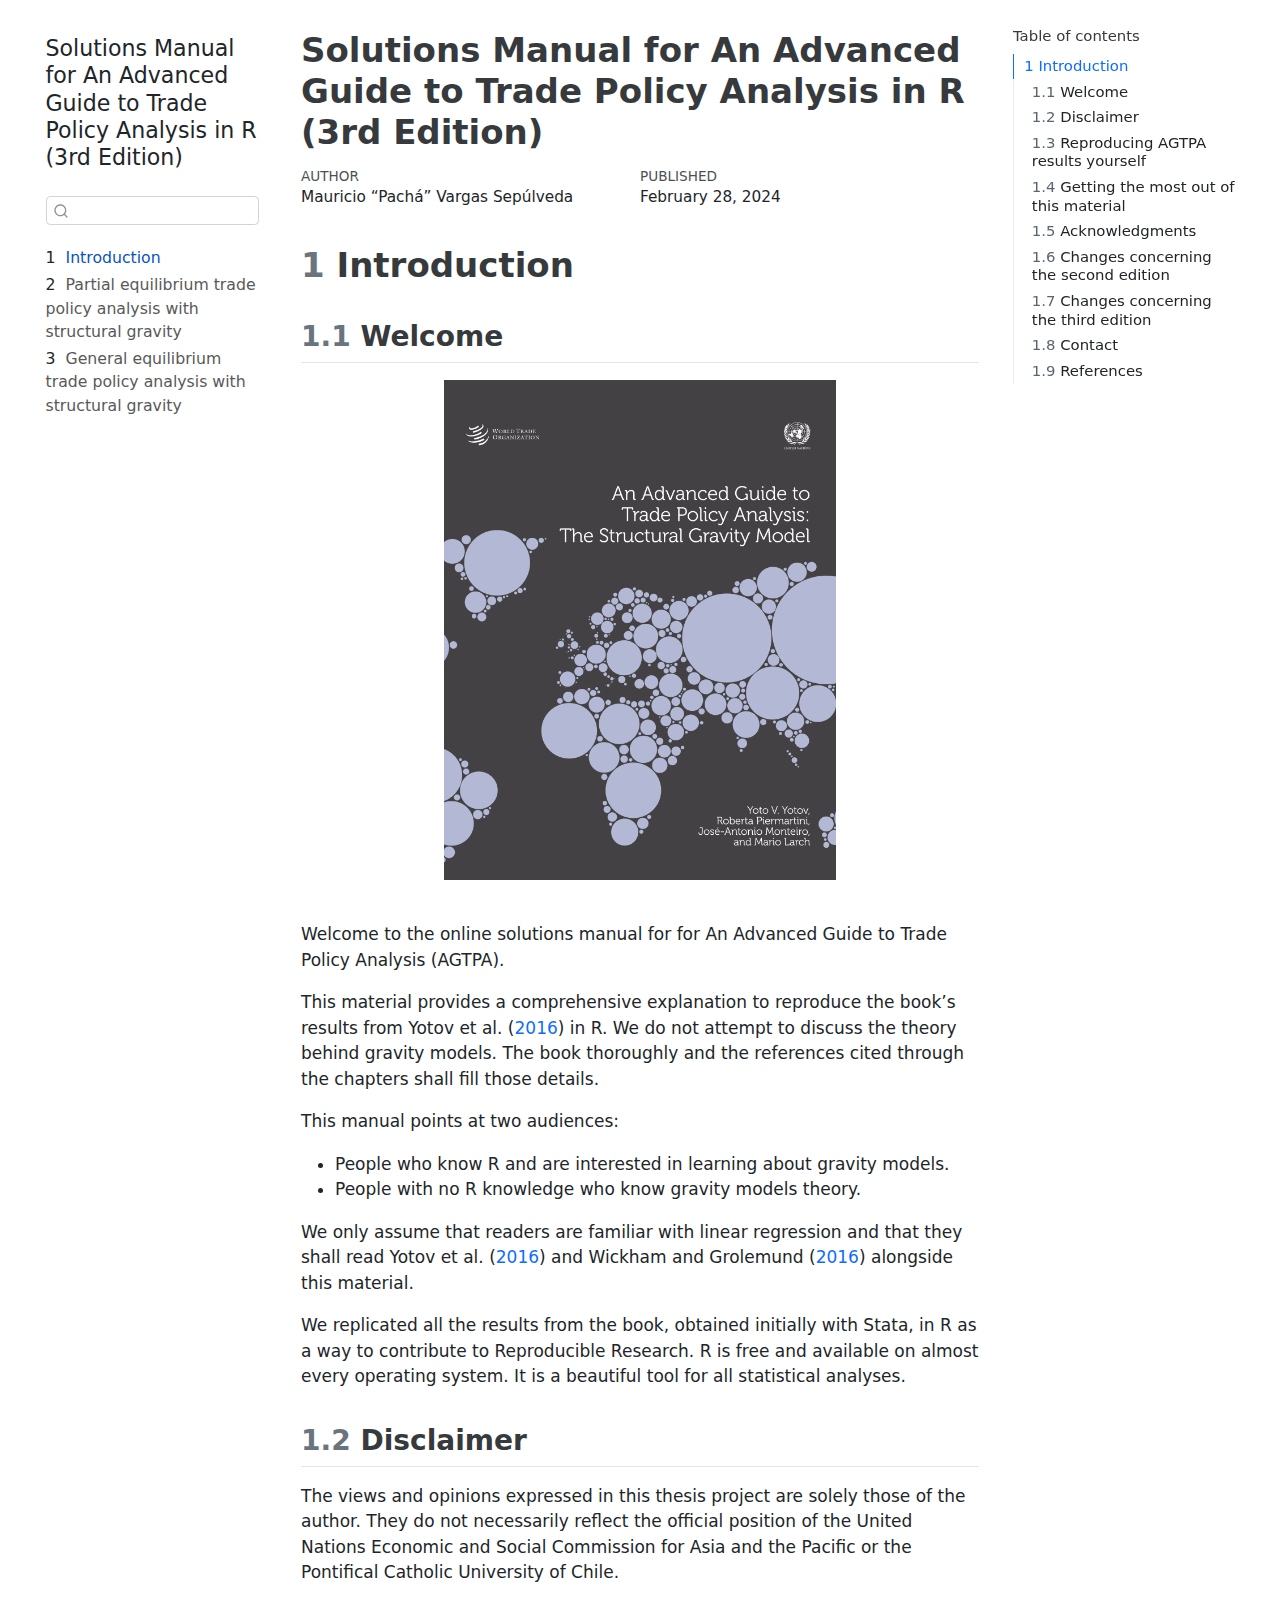
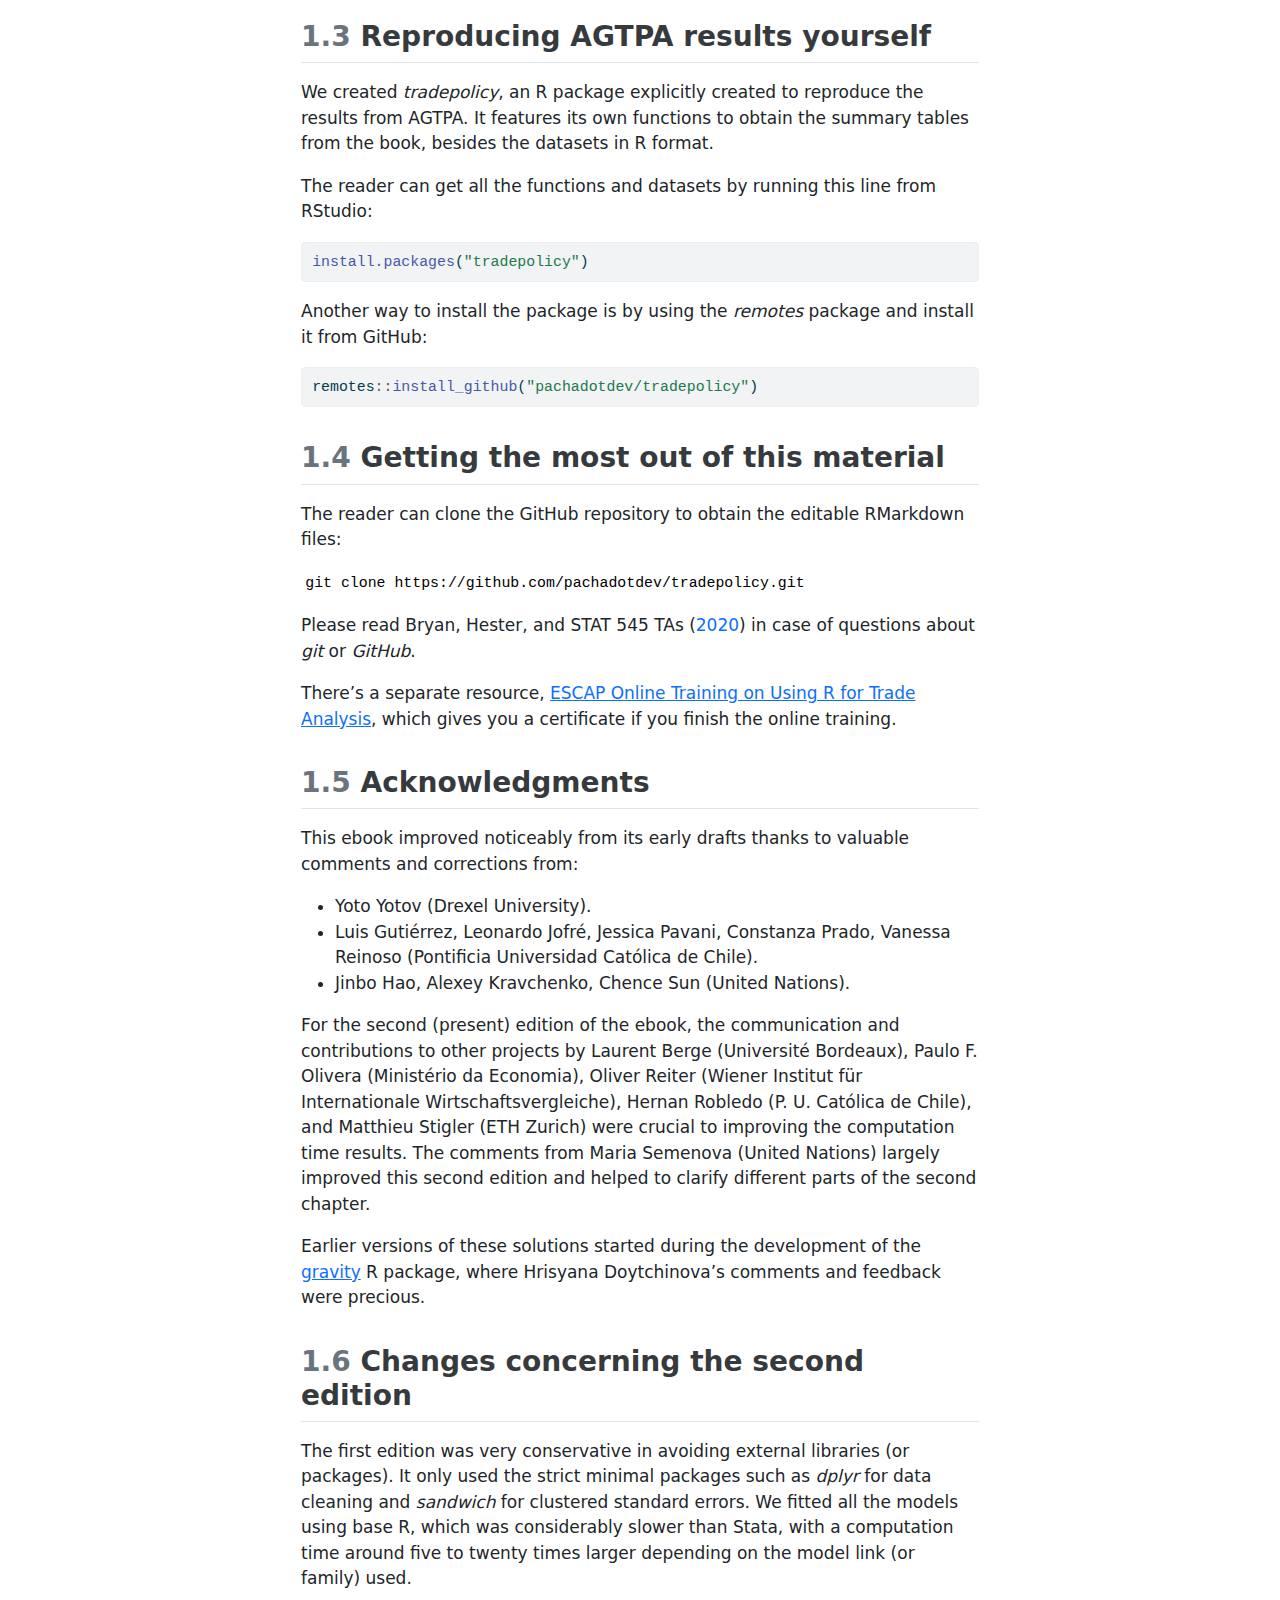
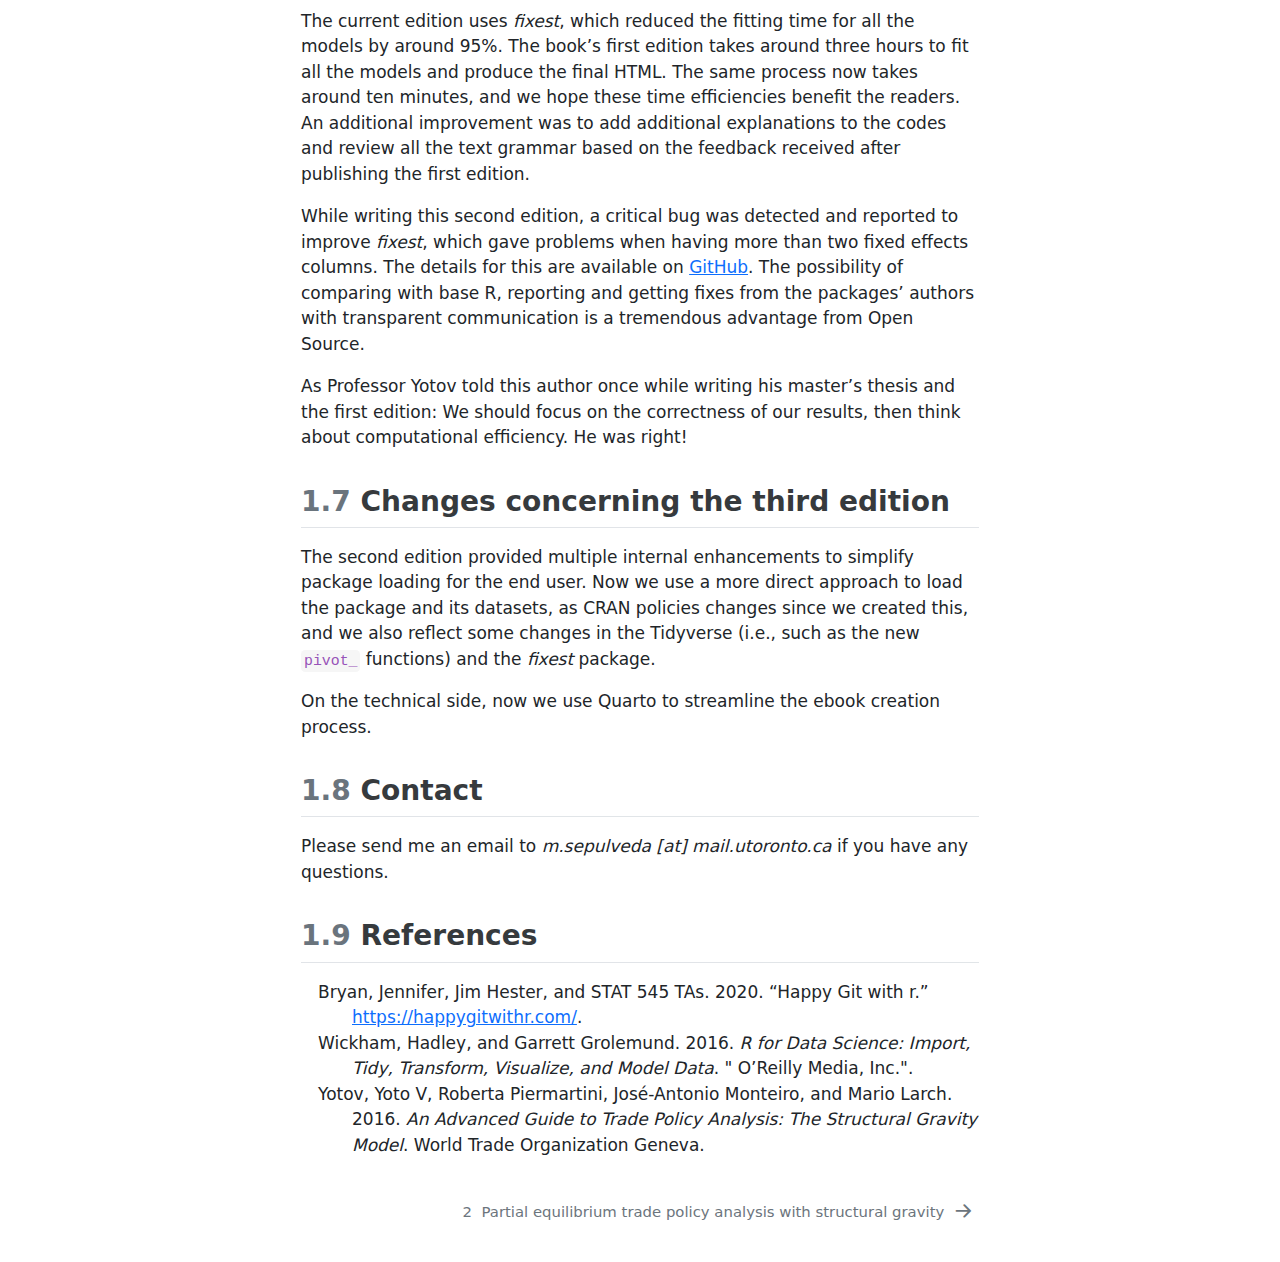
<file: docs/index.html>
<!DOCTYPE html>
<html xmlns="http://www.w3.org/1999/xhtml" lang="en" xml:lang="en"><head>

<meta charset="utf-8">
<meta name="generator" content="quarto-1.3.450">

<meta name="viewport" content="width=device-width, initial-scale=1.0, user-scalable=yes">

<meta name="author" content="Mauricio “Pachá” Vargas Sepúlveda">
<meta name="dcterms.date" content="2024-02-28">

<title>Solutions Manual for An Advanced Guide to Trade Policy Analysis in R (3rd Edition)</title>
<style>
code{white-space: pre-wrap;}
span.smallcaps{font-variant: small-caps;}
div.columns{display: flex; gap: min(4vw, 1.5em);}
div.column{flex: auto; overflow-x: auto;}
div.hanging-indent{margin-left: 1.5em; text-indent: -1.5em;}
ul.task-list{list-style: none;}
ul.task-list li input[type="checkbox"] {
  width: 0.8em;
  margin: 0 0.8em 0.2em -1em; /* quarto-specific, see https://github.com/quarto-dev/quarto-cli/issues/4556 */ 
  vertical-align: middle;
}
/* CSS for syntax highlighting */
pre > code.sourceCode { white-space: pre; position: relative; }
pre > code.sourceCode > span { display: inline-block; line-height: 1.25; }
pre > code.sourceCode > span:empty { height: 1.2em; }
.sourceCode { overflow: visible; }
code.sourceCode > span { color: inherit; text-decoration: inherit; }
div.sourceCode { margin: 1em 0; }
pre.sourceCode { margin: 0; }
@media screen {
div.sourceCode { overflow: auto; }
}
@media print {
pre > code.sourceCode { white-space: pre-wrap; }
pre > code.sourceCode > span { text-indent: -5em; padding-left: 5em; }
}
pre.numberSource code
  { counter-reset: source-line 0; }
pre.numberSource code > span
  { position: relative; left: -4em; counter-increment: source-line; }
pre.numberSource code > span > a:first-child::before
  { content: counter(source-line);
    position: relative; left: -1em; text-align: right; vertical-align: baseline;
    border: none; display: inline-block;
    -webkit-touch-callout: none; -webkit-user-select: none;
    -khtml-user-select: none; -moz-user-select: none;
    -ms-user-select: none; user-select: none;
    padding: 0 4px; width: 4em;
  }
pre.numberSource { margin-left: 3em;  padding-left: 4px; }
div.sourceCode
  {   }
@media screen {
pre > code.sourceCode > span > a:first-child::before { text-decoration: underline; }
}
/* CSS for citations */
div.csl-bib-body { }
div.csl-entry {
  clear: both;
}
.hanging-indent div.csl-entry {
  margin-left:2em;
  text-indent:-2em;
}
div.csl-left-margin {
  min-width:2em;
  float:left;
}
div.csl-right-inline {
  margin-left:2em;
  padding-left:1em;
}
div.csl-indent {
  margin-left: 2em;
}</style>


<script src="site_libs/quarto-nav/quarto-nav.js"></script>
<script src="site_libs/quarto-nav/headroom.min.js"></script>
<script src="site_libs/clipboard/clipboard.min.js"></script>
<script src="site_libs/quarto-search/autocomplete.umd.js"></script>
<script src="site_libs/quarto-search/fuse.min.js"></script>
<script src="site_libs/quarto-search/quarto-search.js"></script>
<meta name="quarto:offset" content="./">
<link href="./01-traditional-gravity.html" rel="next">
<script src="site_libs/quarto-html/quarto.js"></script>
<script src="site_libs/quarto-html/popper.min.js"></script>
<script src="site_libs/quarto-html/tippy.umd.min.js"></script>
<script src="site_libs/quarto-html/anchor.min.js"></script>
<link href="site_libs/quarto-html/tippy.css" rel="stylesheet">
<link href="site_libs/quarto-html/quarto-syntax-highlighting.css" rel="stylesheet" id="quarto-text-highlighting-styles">
<script src="site_libs/bootstrap/bootstrap.min.js"></script>
<link href="site_libs/bootstrap/bootstrap-icons.css" rel="stylesheet">
<link href="site_libs/bootstrap/bootstrap.min.css" rel="stylesheet" id="quarto-bootstrap" data-mode="light">
<script id="quarto-search-options" type="application/json">{
  "location": "sidebar",
  "copy-button": false,
  "collapse-after": 3,
  "panel-placement": "start",
  "type": "textbox",
  "limit": 20,
  "language": {
    "search-no-results-text": "No results",
    "search-matching-documents-text": "matching documents",
    "search-copy-link-title": "Copy link to search",
    "search-hide-matches-text": "Hide additional matches",
    "search-more-match-text": "more match in this document",
    "search-more-matches-text": "more matches in this document",
    "search-clear-button-title": "Clear",
    "search-detached-cancel-button-title": "Cancel",
    "search-submit-button-title": "Submit",
    "search-label": "Search"
  }
}</script>


</head>

<body class="nav-sidebar floating">

<div id="quarto-search-results"></div>
  <header id="quarto-header" class="headroom fixed-top">
  <nav class="quarto-secondary-nav">
    <div class="container-fluid d-flex">
      <button type="button" class="quarto-btn-toggle btn" data-bs-toggle="collapse" data-bs-target="#quarto-sidebar,#quarto-sidebar-glass" aria-controls="quarto-sidebar" aria-expanded="false" aria-label="Toggle sidebar navigation" onclick="if (window.quartoToggleHeadroom) { window.quartoToggleHeadroom(); }">
        <i class="bi bi-layout-text-sidebar-reverse"></i>
      </button>
      <nav class="quarto-page-breadcrumbs" aria-label="breadcrumb"><ol class="breadcrumb"><li class="breadcrumb-item"><a href="./index.html"><span class="chapter-number">1</span>&nbsp; <span class="chapter-title">Introduction</span></a></li></ol></nav>
      <a class="flex-grow-1" role="button" data-bs-toggle="collapse" data-bs-target="#quarto-sidebar,#quarto-sidebar-glass" aria-controls="quarto-sidebar" aria-expanded="false" aria-label="Toggle sidebar navigation" onclick="if (window.quartoToggleHeadroom) { window.quartoToggleHeadroom(); }">      
      </a>
      <button type="button" class="btn quarto-search-button" aria-label="" onclick="window.quartoOpenSearch();">
        <i class="bi bi-search"></i>
      </button>
    </div>
  </nav>
</header>
<!-- content -->
<div id="quarto-content" class="quarto-container page-columns page-rows-contents page-layout-article">
<!-- sidebar -->
  <nav id="quarto-sidebar" class="sidebar collapse collapse-horizontal sidebar-navigation floating overflow-auto">
    <div class="pt-lg-2 mt-2 text-left sidebar-header">
    <div class="sidebar-title mb-0 py-0">
      <a href="./">Solutions Manual for An Advanced Guide to Trade Policy Analysis in R (3rd Edition)</a> 
    </div>
      </div>
        <div class="mt-2 flex-shrink-0 align-items-center">
        <div class="sidebar-search">
        <div id="quarto-search" class="" title="Search"></div>
        </div>
        </div>
    <div class="sidebar-menu-container"> 
    <ul class="list-unstyled mt-1">
        <li class="sidebar-item">
  <div class="sidebar-item-container"> 
  <a href="./index.html" class="sidebar-item-text sidebar-link active">
 <span class="menu-text"><span class="chapter-number">1</span>&nbsp; <span class="chapter-title">Introduction</span></span></a>
  </div>
</li>
        <li class="sidebar-item">
  <div class="sidebar-item-container"> 
  <a href="./01-traditional-gravity.html" class="sidebar-item-text sidebar-link">
 <span class="menu-text"><span class="chapter-number">2</span>&nbsp; <span class="chapter-title">Partial equilibrium trade policy analysis with structural gravity</span></span></a>
  </div>
</li>
        <li class="sidebar-item">
  <div class="sidebar-item-container"> 
  <a href="./02-general-equilibrium.html" class="sidebar-item-text sidebar-link">
 <span class="menu-text"><span class="chapter-number">3</span>&nbsp; <span class="chapter-title">General equilibrium trade policy analysis with structural gravity</span></span></a>
  </div>
</li>
    </ul>
    </div>
</nav>
<div id="quarto-sidebar-glass" data-bs-toggle="collapse" data-bs-target="#quarto-sidebar,#quarto-sidebar-glass"></div>
<!-- margin-sidebar -->
    <div id="quarto-margin-sidebar" class="sidebar margin-sidebar">
        <nav id="TOC" role="doc-toc" class="toc-active">
    <h2 id="toc-title">Table of contents</h2>
   
  <ul>
  <li><a href="#intro" id="toc-intro" class="nav-link active" data-scroll-target="#intro"><span class="header-section-number">1</span> Introduction</a>
  <ul class="collapse">
  <li><a href="#welcome" id="toc-welcome" class="nav-link" data-scroll-target="#welcome"><span class="header-section-number">1.1</span> Welcome</a></li>
  <li><a href="#disclaimer" id="toc-disclaimer" class="nav-link" data-scroll-target="#disclaimer"><span class="header-section-number">1.2</span> Disclaimer</a></li>
  <li><a href="#reproducing-agtpa-results-yourself" id="toc-reproducing-agtpa-results-yourself" class="nav-link" data-scroll-target="#reproducing-agtpa-results-yourself"><span class="header-section-number">1.3</span> Reproducing AGTPA results yourself</a></li>
  <li><a href="#getting-the-most-out-of-this-material" id="toc-getting-the-most-out-of-this-material" class="nav-link" data-scroll-target="#getting-the-most-out-of-this-material"><span class="header-section-number">1.4</span> Getting the most out of this material</a></li>
  <li><a href="#acknowledgments" id="toc-acknowledgments" class="nav-link" data-scroll-target="#acknowledgments"><span class="header-section-number">1.5</span> Acknowledgments</a></li>
  <li><a href="#changes-concerning-the-second-edition" id="toc-changes-concerning-the-second-edition" class="nav-link" data-scroll-target="#changes-concerning-the-second-edition"><span class="header-section-number">1.6</span> Changes concerning the second edition</a></li>
  <li><a href="#changes-concerning-the-third-edition" id="toc-changes-concerning-the-third-edition" class="nav-link" data-scroll-target="#changes-concerning-the-third-edition"><span class="header-section-number">1.7</span> Changes concerning the third edition</a></li>
  <li><a href="#contact" id="toc-contact" class="nav-link" data-scroll-target="#contact"><span class="header-section-number">1.8</span> Contact</a></li>
  <li><a href="#references" id="toc-references" class="nav-link" data-scroll-target="#references"><span class="header-section-number">1.9</span> References</a></li>
  </ul></li>
  </ul>
</nav>
    </div>
<!-- main -->
<main class="content" id="quarto-document-content">

<header id="title-block-header" class="quarto-title-block default">
<div class="quarto-title">
<h1 class="title">Solutions Manual for An Advanced Guide to Trade Policy Analysis in R (3rd Edition)</h1>
</div>



<div class="quarto-title-meta">

    <div>
    <div class="quarto-title-meta-heading">Author</div>
    <div class="quarto-title-meta-contents">
             <p>Mauricio “Pachá” Vargas Sepúlveda </p>
          </div>
  </div>
    
    <div>
    <div class="quarto-title-meta-heading">Published</div>
    <div class="quarto-title-meta-contents">
      <p class="date">February 28, 2024</p>
    </div>
  </div>
  
    
  </div>
  

</header>

<section id="intro" class="level1" data-number="1">
<h1 data-number="1"><span class="header-section-number">1</span> Introduction</h1>
<section id="welcome" class="level2" data-number="1.1">
<h2 data-number="1.1" class="anchored" data-anchor-id="welcome"><span class="header-section-number">1.1</span> Welcome</h2>
<center>
<img src="cover.png" height="500" alt="Cover image">
</center>
<p><br></p>
<p>Welcome to the online solutions manual for for An Advanced Guide to Trade Policy Analysis (AGTPA).</p>
<p>This material provides a comprehensive explanation to reproduce the book’s results from <span class="citation" data-cites="yotov2016advanced">Yotov et al. (<a href="#ref-yotov2016advanced" role="doc-biblioref">2016</a>)</span> in R. We do not attempt to discuss the theory behind gravity models. The book thoroughly and the references cited through the chapters shall fill those details.</p>
<p>This manual points at two audiences:</p>
<ul>
<li>People who know R and are interested in learning about gravity models.</li>
<li>People with no R knowledge who know gravity models theory.</li>
</ul>
<p>We only assume that readers are familiar with linear regression and that they shall read <span class="citation" data-cites="yotov2016advanced">Yotov et al. (<a href="#ref-yotov2016advanced" role="doc-biblioref">2016</a>)</span> and <span class="citation" data-cites="wickham2016r">Wickham and Grolemund (<a href="#ref-wickham2016r" role="doc-biblioref">2016</a>)</span> alongside this material.</p>
<p>We replicated all the results from the book, obtained initially with Stata, in R as a way to contribute to Reproducible Research. R is free and available on almost every operating system. It is a beautiful tool for all statistical analyses.</p>
</section>
<section id="disclaimer" class="level2" data-number="1.2">
<h2 data-number="1.2" class="anchored" data-anchor-id="disclaimer"><span class="header-section-number">1.2</span> Disclaimer</h2>
<p>The views and opinions expressed in this thesis project are solely those of the author. They do not necessarily reflect the official position of the United Nations Economic and Social Commission for Asia and the Pacific or the Pontifical Catholic University of Chile.</p>
</section>
<section id="reproducing-agtpa-results-yourself" class="level2" data-number="1.3">
<h2 data-number="1.3" class="anchored" data-anchor-id="reproducing-agtpa-results-yourself"><span class="header-section-number">1.3</span> Reproducing AGTPA results yourself</h2>
<p>We created <em>tradepolicy</em>, an R package explicitly created to reproduce the results from AGTPA. It features its own functions to obtain the summary tables from the book, besides the datasets in R format.</p>
<p>The reader can get all the functions and datasets by running this line from RStudio:</p>
<div class="cell" data-hash="index_cache/html/install_r_package_c2357d126d89eac7d149701c44393b65">
<div class="sourceCode cell-code" id="cb1"><pre class="sourceCode r code-with-copy"><code class="sourceCode r"><span id="cb1-1"><a href="#cb1-1" aria-hidden="true" tabindex="-1"></a><span class="fu">install.packages</span>(<span class="st">"tradepolicy"</span>)</span></code><button title="Copy to Clipboard" class="code-copy-button"><i class="bi"></i></button></pre></div>
</div>
<p>Another way to install the package is by using the <em>remotes</em> package and install it from GitHub:</p>
<div class="cell" data-hash="index_cache/html/install_devtools_dc829e7d4dd140a5c452d76b3234cbea">
<div class="sourceCode cell-code" id="cb2"><pre class="sourceCode r code-with-copy"><code class="sourceCode r"><span id="cb2-1"><a href="#cb2-1" aria-hidden="true" tabindex="-1"></a>remotes<span class="sc">::</span><span class="fu">install_github</span>(<span class="st">"pachadotdev/tradepolicy"</span>)</span></code><button title="Copy to Clipboard" class="code-copy-button"><i class="bi"></i></button></pre></div>
</div>
</section>
<section id="getting-the-most-out-of-this-material" class="level2" data-number="1.4">
<h2 data-number="1.4" class="anchored" data-anchor-id="getting-the-most-out-of-this-material"><span class="header-section-number">1.4</span> Getting the most out of this material</h2>
<p>The reader can clone the GitHub repository to obtain the editable RMarkdown files:</p>
<pre><code>git clone https://github.com/pachadotdev/tradepolicy.git</code></pre>
<p>Please read <span class="citation" data-cites="happygitwithr">Bryan, Hester, and STAT 545 TAs (<a href="#ref-happygitwithr" role="doc-biblioref">2020</a>)</span> in case of questions about <em>git</em> or <em>GitHub</em>.</p>
<p>There’s a separate resource, <a href="https://r.tiid.org/">ESCAP Online Training on Using R for Trade Analysis</a>, which gives you a certificate if you finish the online training.</p>
</section>
<section id="acknowledgments" class="level2" data-number="1.5">
<h2 data-number="1.5" class="anchored" data-anchor-id="acknowledgments"><span class="header-section-number">1.5</span> Acknowledgments</h2>
<p>This ebook improved noticeably from its early drafts thanks to valuable comments and corrections from:</p>
<ul>
<li>Yoto Yotov (Drexel University).</li>
<li>Luis Gutiérrez, Leonardo Jofré, Jessica Pavani, Constanza Prado, Vanessa Reinoso (Pontificia Universidad Católica de Chile).</li>
<li>Jinbo Hao, Alexey Kravchenko, Chence Sun (United Nations).</li>
</ul>
<p>For the second (present) edition of the ebook, the communication and contributions to other projects by Laurent Berge (Université Bordeaux), Paulo F. Olivera (Ministério da Economia), Oliver Reiter (Wiener Institut für Internationale Wirtschaftsvergleiche), Hernan Robledo (P. U. Católica de Chile), and Matthieu Stigler (ETH Zurich) were crucial to improving the computation time results. The comments from Maria Semenova (United Nations) largely improved this second edition and helped to clarify different parts of the second chapter.</p>
<p>Earlier versions of these solutions started during the development of the <a href="https://cran.r-project.org/package=gravity">gravity</a> R package, where Hrisyana Doytchinova’s comments and feedback were precious.</p>
</section>
<section id="changes-concerning-the-second-edition" class="level2" data-number="1.6">
<h2 data-number="1.6" class="anchored" data-anchor-id="changes-concerning-the-second-edition"><span class="header-section-number">1.6</span> Changes concerning the second edition</h2>
<p>The first edition was very conservative in avoiding external libraries (or packages). It only used the strict minimal packages such as <em>dplyr</em> for data cleaning and <em>sandwich</em> for clustered standard errors. We fitted all the models using base R, which was considerably slower than Stata, with a computation time around five to twenty times larger depending on the model link (or family) used.</p>
<p>The current edition uses <em>fixest</em>, which reduced the fitting time for all the models by around 95%. The book’s first edition takes around three hours to fit all the models and produce the final HTML. The same process now takes around ten minutes, and we hope these time efficiencies benefit the readers. An additional improvement was to add additional explanations to the codes and review all the text grammar based on the feedback received after publishing the first edition.</p>
<p>While writing this second edition, a critical bug was detected and reported to improve <em>fixest</em>, which gave problems when having more than two fixed effects columns. The details for this are available on <a href="https://github.com/lrberge/fixest/issues/286">GitHub</a>. The possibility of comparing with base R, reporting and getting fixes from the packages’ authors with transparent communication is a tremendous advantage from Open Source.</p>
<p>As Professor Yotov told this author once while writing his master’s thesis and the first edition: We should focus on the correctness of our results, then think about computational efficiency. He was right!</p>
</section>
<section id="changes-concerning-the-third-edition" class="level2" data-number="1.7">
<h2 data-number="1.7" class="anchored" data-anchor-id="changes-concerning-the-third-edition"><span class="header-section-number">1.7</span> Changes concerning the third edition</h2>
<p>The second edition provided multiple internal enhancements to simplify package loading for the end user. Now we use a more direct approach to load the package and its datasets, as CRAN policies changes since we created this, and we also reflect some changes in the Tidyverse (i.e., such as the new <code>pivot_</code> functions) and the <em>fixest</em> package.</p>
<p>On the technical side, now we use Quarto to streamline the ebook creation process.</p>
</section>
<section id="contact" class="level2" data-number="1.8">
<h2 data-number="1.8" class="anchored" data-anchor-id="contact"><span class="header-section-number">1.8</span> Contact</h2>
<p>Please send me an email to <em>m.sepulveda</em> <em>[at]</em> <em>mail.utoronto.ca</em> if you have any questions.</p>
</section>
<section id="references" class="level2" data-number="1.9">
<h2 data-number="1.9" class="anchored" data-anchor-id="references"><span class="header-section-number">1.9</span> References</h2>


<div id="refs" class="references csl-bib-body hanging-indent" role="list">
<div id="ref-happygitwithr" class="csl-entry" role="listitem">
Bryan, Jennifer, Jim Hester, and STAT 545 TAs. 2020. <span>“Happy Git with r.”</span> <a href="https://happygitwithr.com/" class="uri">https://happygitwithr.com/</a>.
</div>
<div id="ref-wickham2016r" class="csl-entry" role="listitem">
Wickham, Hadley, and Garrett Grolemund. 2016. <em>R for Data Science: Import, Tidy, Transform, Visualize, and Model Data</em>. " O’Reilly Media, Inc.".
</div>
<div id="ref-yotov2016advanced" class="csl-entry" role="listitem">
Yotov, Yoto V, Roberta Piermartini, José-Antonio Monteiro, and Mario Larch. 2016. <em>An Advanced Guide to Trade Policy Analysis: The Structural Gravity Model</em>. World Trade Organization Geneva.
</div>
</div>
</section>
</section>

</main> <!-- /main -->
<script id="quarto-html-after-body" type="application/javascript">
window.document.addEventListener("DOMContentLoaded", function (event) {
  const toggleBodyColorMode = (bsSheetEl) => {
    const mode = bsSheetEl.getAttribute("data-mode");
    const bodyEl = window.document.querySelector("body");
    if (mode === "dark") {
      bodyEl.classList.add("quarto-dark");
      bodyEl.classList.remove("quarto-light");
    } else {
      bodyEl.classList.add("quarto-light");
      bodyEl.classList.remove("quarto-dark");
    }
  }
  const toggleBodyColorPrimary = () => {
    const bsSheetEl = window.document.querySelector("link#quarto-bootstrap");
    if (bsSheetEl) {
      toggleBodyColorMode(bsSheetEl);
    }
  }
  toggleBodyColorPrimary();  
  const icon = "";
  const anchorJS = new window.AnchorJS();
  anchorJS.options = {
    placement: 'right',
    icon: icon
  };
  anchorJS.add('.anchored');
  const isCodeAnnotation = (el) => {
    for (const clz of el.classList) {
      if (clz.startsWith('code-annotation-')) {                     
        return true;
      }
    }
    return false;
  }
  const clipboard = new window.ClipboardJS('.code-copy-button', {
    text: function(trigger) {
      const codeEl = trigger.previousElementSibling.cloneNode(true);
      for (const childEl of codeEl.children) {
        if (isCodeAnnotation(childEl)) {
          childEl.remove();
        }
      }
      return codeEl.innerText;
    }
  });
  clipboard.on('success', function(e) {
    // button target
    const button = e.trigger;
    // don't keep focus
    button.blur();
    // flash "checked"
    button.classList.add('code-copy-button-checked');
    var currentTitle = button.getAttribute("title");
    button.setAttribute("title", "Copied!");
    let tooltip;
    if (window.bootstrap) {
      button.setAttribute("data-bs-toggle", "tooltip");
      button.setAttribute("data-bs-placement", "left");
      button.setAttribute("data-bs-title", "Copied!");
      tooltip = new bootstrap.Tooltip(button, 
        { trigger: "manual", 
          customClass: "code-copy-button-tooltip",
          offset: [0, -8]});
      tooltip.show();    
    }
    setTimeout(function() {
      if (tooltip) {
        tooltip.hide();
        button.removeAttribute("data-bs-title");
        button.removeAttribute("data-bs-toggle");
        button.removeAttribute("data-bs-placement");
      }
      button.setAttribute("title", currentTitle);
      button.classList.remove('code-copy-button-checked');
    }, 1000);
    // clear code selection
    e.clearSelection();
  });
  function tippyHover(el, contentFn) {
    const config = {
      allowHTML: true,
      content: contentFn,
      maxWidth: 500,
      delay: 100,
      arrow: false,
      appendTo: function(el) {
          return el.parentElement;
      },
      interactive: true,
      interactiveBorder: 10,
      theme: 'quarto',
      placement: 'bottom-start'
    };
    window.tippy(el, config); 
  }
  const noterefs = window.document.querySelectorAll('a[role="doc-noteref"]');
  for (var i=0; i<noterefs.length; i++) {
    const ref = noterefs[i];
    tippyHover(ref, function() {
      // use id or data attribute instead here
      let href = ref.getAttribute('data-footnote-href') || ref.getAttribute('href');
      try { href = new URL(href).hash; } catch {}
      const id = href.replace(/^#\/?/, "");
      const note = window.document.getElementById(id);
      return note.innerHTML;
    });
  }
      let selectedAnnoteEl;
      const selectorForAnnotation = ( cell, annotation) => {
        let cellAttr = 'data-code-cell="' + cell + '"';
        let lineAttr = 'data-code-annotation="' +  annotation + '"';
        const selector = 'span[' + cellAttr + '][' + lineAttr + ']';
        return selector;
      }
      const selectCodeLines = (annoteEl) => {
        const doc = window.document;
        const targetCell = annoteEl.getAttribute("data-target-cell");
        const targetAnnotation = annoteEl.getAttribute("data-target-annotation");
        const annoteSpan = window.document.querySelector(selectorForAnnotation(targetCell, targetAnnotation));
        const lines = annoteSpan.getAttribute("data-code-lines").split(",");
        const lineIds = lines.map((line) => {
          return targetCell + "-" + line;
        })
        let top = null;
        let height = null;
        let parent = null;
        if (lineIds.length > 0) {
            //compute the position of the single el (top and bottom and make a div)
            const el = window.document.getElementById(lineIds[0]);
            top = el.offsetTop;
            height = el.offsetHeight;
            parent = el.parentElement.parentElement;
          if (lineIds.length > 1) {
            const lastEl = window.document.getElementById(lineIds[lineIds.length - 1]);
            const bottom = lastEl.offsetTop + lastEl.offsetHeight;
            height = bottom - top;
          }
          if (top !== null && height !== null && parent !== null) {
            // cook up a div (if necessary) and position it 
            let div = window.document.getElementById("code-annotation-line-highlight");
            if (div === null) {
              div = window.document.createElement("div");
              div.setAttribute("id", "code-annotation-line-highlight");
              div.style.position = 'absolute';
              parent.appendChild(div);
            }
            div.style.top = top - 2 + "px";
            div.style.height = height + 4 + "px";
            let gutterDiv = window.document.getElementById("code-annotation-line-highlight-gutter");
            if (gutterDiv === null) {
              gutterDiv = window.document.createElement("div");
              gutterDiv.setAttribute("id", "code-annotation-line-highlight-gutter");
              gutterDiv.style.position = 'absolute';
              const codeCell = window.document.getElementById(targetCell);
              const gutter = codeCell.querySelector('.code-annotation-gutter');
              gutter.appendChild(gutterDiv);
            }
            gutterDiv.style.top = top - 2 + "px";
            gutterDiv.style.height = height + 4 + "px";
          }
          selectedAnnoteEl = annoteEl;
        }
      };
      const unselectCodeLines = () => {
        const elementsIds = ["code-annotation-line-highlight", "code-annotation-line-highlight-gutter"];
        elementsIds.forEach((elId) => {
          const div = window.document.getElementById(elId);
          if (div) {
            div.remove();
          }
        });
        selectedAnnoteEl = undefined;
      };
      // Attach click handler to the DT
      const annoteDls = window.document.querySelectorAll('dt[data-target-cell]');
      for (const annoteDlNode of annoteDls) {
        annoteDlNode.addEventListener('click', (event) => {
          const clickedEl = event.target;
          if (clickedEl !== selectedAnnoteEl) {
            unselectCodeLines();
            const activeEl = window.document.querySelector('dt[data-target-cell].code-annotation-active');
            if (activeEl) {
              activeEl.classList.remove('code-annotation-active');
            }
            selectCodeLines(clickedEl);
            clickedEl.classList.add('code-annotation-active');
          } else {
            // Unselect the line
            unselectCodeLines();
            clickedEl.classList.remove('code-annotation-active');
          }
        });
      }
  const findCites = (el) => {
    const parentEl = el.parentElement;
    if (parentEl) {
      const cites = parentEl.dataset.cites;
      if (cites) {
        return {
          el,
          cites: cites.split(' ')
        };
      } else {
        return findCites(el.parentElement)
      }
    } else {
      return undefined;
    }
  };
  var bibliorefs = window.document.querySelectorAll('a[role="doc-biblioref"]');
  for (var i=0; i<bibliorefs.length; i++) {
    const ref = bibliorefs[i];
    const citeInfo = findCites(ref);
    if (citeInfo) {
      tippyHover(citeInfo.el, function() {
        var popup = window.document.createElement('div');
        citeInfo.cites.forEach(function(cite) {
          var citeDiv = window.document.createElement('div');
          citeDiv.classList.add('hanging-indent');
          citeDiv.classList.add('csl-entry');
          var biblioDiv = window.document.getElementById('ref-' + cite);
          if (biblioDiv) {
            citeDiv.innerHTML = biblioDiv.innerHTML;
          }
          popup.appendChild(citeDiv);
        });
        return popup.innerHTML;
      });
    }
  }
});
</script>
<nav class="page-navigation">
  <div class="nav-page nav-page-previous">
  </div>
  <div class="nav-page nav-page-next">
      <a href="./01-traditional-gravity.html" class="pagination-link">
        <span class="nav-page-text"><span class="chapter-number">2</span>&nbsp; <span class="chapter-title">Partial equilibrium trade policy analysis with structural gravity</span></span> <i class="bi bi-arrow-right-short"></i>
      </a>
  </div>
</nav>
</div> <!-- /content -->



</body></html>
</file>
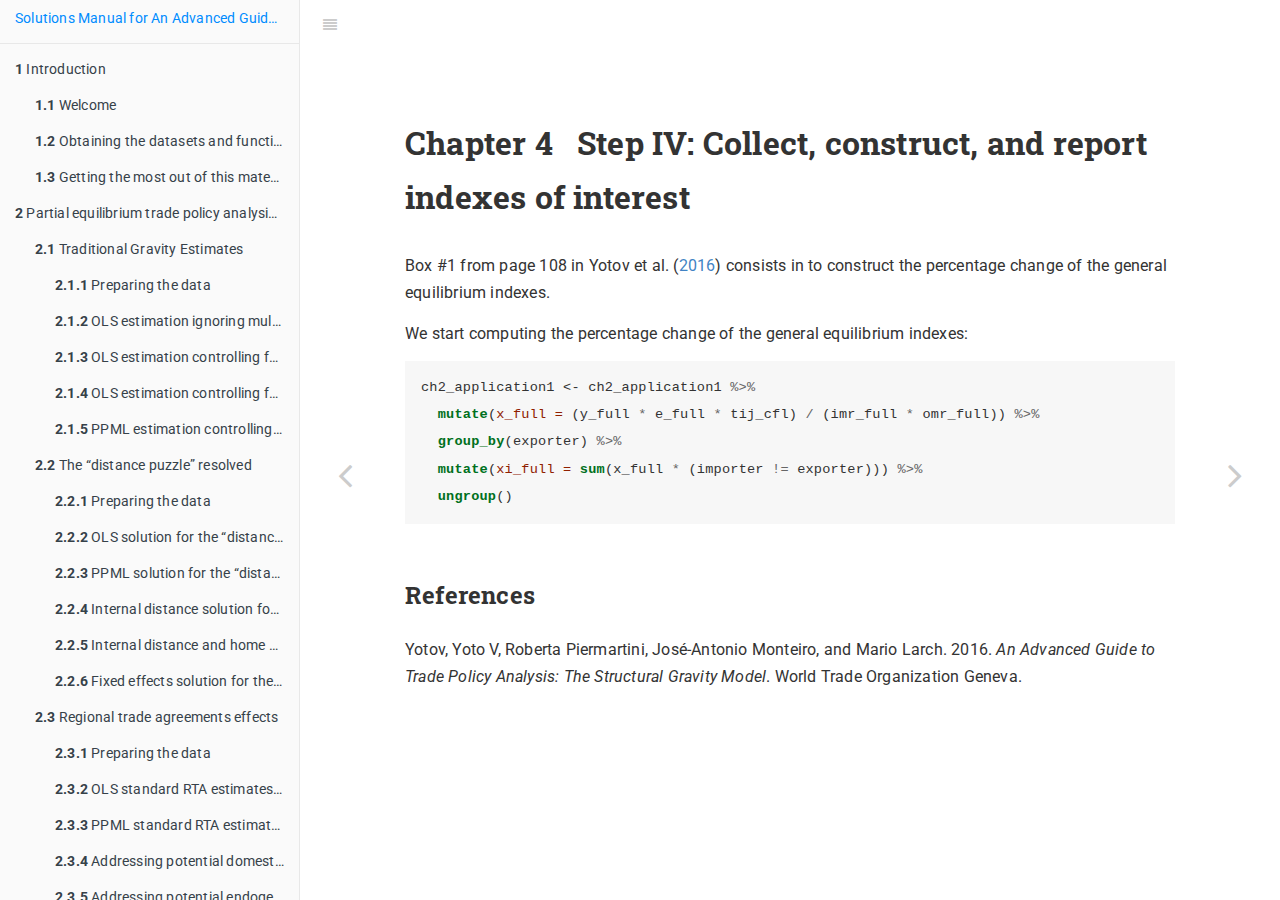
<file: docs/step-iv-collect-construct-and-report-indexes-of-interest.html>
<!DOCTYPE html>
<html lang="" xml:lang="">
<head>

  <meta charset="utf-8" />
  <meta http-equiv="X-UA-Compatible" content="IE=edge" />
  <title>Chapter 4 Step IV: Collect, construct, and report indexes of interest | Solutions Manual for An Advanced Guide to Trade Policy Analysis</title>
  <meta name="description" content="This is a minimal example of using the bookdown package to write a book. The output format for this example is bookdown::gitbook." />
  <meta name="generator" content="bookdown 0.20 and GitBook 2.6.7" />

  <meta property="og:title" content="Chapter 4 Step IV: Collect, construct, and report indexes of interest | Solutions Manual for An Advanced Guide to Trade Policy Analysis" />
  <meta property="og:type" content="book" />
  
  
  <meta property="og:description" content="This is a minimal example of using the bookdown package to write a book. The output format for this example is bookdown::gitbook." />
  

  <meta name="twitter:card" content="summary" />
  <meta name="twitter:title" content="Chapter 4 Step IV: Collect, construct, and report indexes of interest | Solutions Manual for An Advanced Guide to Trade Policy Analysis" />
  
  <meta name="twitter:description" content="This is a minimal example of using the bookdown package to write a book. The output format for this example is bookdown::gitbook." />
  

<meta name="author" content="Mauricio “Pachá” Vargas Sepúlveda" />


<meta name="date" content="2020-10-10" />

  <meta name="viewport" content="width=device-width, initial-scale=1" />
  <meta name="apple-mobile-web-app-capable" content="yes" />
  <meta name="apple-mobile-web-app-status-bar-style" content="black" />
  
  
<link rel="prev" href="general-equilibrium-trade-policy-analysis-with-structural-gravity.html"/>
<link rel="next" href="data.html"/>
<script src="libs/jquery-2.2.3/jquery.min.js"></script>
<link href="libs/gitbook-2.6.7/css/style.css" rel="stylesheet" />
<link href="libs/gitbook-2.6.7/css/plugin-table.css" rel="stylesheet" />
<link href="libs/gitbook-2.6.7/css/plugin-bookdown.css" rel="stylesheet" />
<link href="libs/gitbook-2.6.7/css/plugin-highlight.css" rel="stylesheet" />
<link href="libs/gitbook-2.6.7/css/plugin-search.css" rel="stylesheet" />
<link href="libs/gitbook-2.6.7/css/plugin-fontsettings.css" rel="stylesheet" />
<link href="libs/gitbook-2.6.7/css/plugin-clipboard.css" rel="stylesheet" />









<script src="libs/accessible-code-block-0.0.1/empty-anchor.js"></script>


<style type="text/css">
code.sourceCode > span { display: inline-block; line-height: 1.25; }
code.sourceCode > span { color: inherit; text-decoration: inherit; }
code.sourceCode > span:empty { height: 1.2em; }
.sourceCode { overflow: visible; }
code.sourceCode { white-space: pre; position: relative; }
pre.sourceCode { margin: 0; }
@media screen {
div.sourceCode { overflow: auto; }
}
@media print {
code.sourceCode { white-space: pre-wrap; }
code.sourceCode > span { text-indent: -5em; padding-left: 5em; }
}
pre.numberSource code
  { counter-reset: source-line 0; }
pre.numberSource code > span
  { position: relative; left: -4em; counter-increment: source-line; }
pre.numberSource code > span > a:first-child::before
  { content: counter(source-line);
    position: relative; left: -1em; text-align: right; vertical-align: baseline;
    border: none; display: inline-block;
    -webkit-touch-callout: none; -webkit-user-select: none;
    -khtml-user-select: none; -moz-user-select: none;
    -ms-user-select: none; user-select: none;
    padding: 0 4px; width: 4em;
    color: #aaaaaa;
  }
pre.numberSource { margin-left: 3em; border-left: 1px solid #aaaaaa;  padding-left: 4px; }
div.sourceCode
  {   }
@media screen {
code.sourceCode > span > a:first-child::before { text-decoration: underline; }
}
code span.al { color: #ff0000; font-weight: bold; } /* Alert */
code span.an { color: #60a0b0; font-weight: bold; font-style: italic; } /* Annotation */
code span.at { color: #7d9029; } /* Attribute */
code span.bn { color: #40a070; } /* BaseN */
code span.bu { } /* BuiltIn */
code span.cf { color: #007020; font-weight: bold; } /* ControlFlow */
code span.ch { color: #4070a0; } /* Char */
code span.cn { color: #880000; } /* Constant */
code span.co { color: #60a0b0; font-style: italic; } /* Comment */
code span.cv { color: #60a0b0; font-weight: bold; font-style: italic; } /* CommentVar */
code span.do { color: #ba2121; font-style: italic; } /* Documentation */
code span.dt { color: #902000; } /* DataType */
code span.dv { color: #40a070; } /* DecVal */
code span.er { color: #ff0000; font-weight: bold; } /* Error */
code span.ex { } /* Extension */
code span.fl { color: #40a070; } /* Float */
code span.fu { color: #06287e; } /* Function */
code span.im { } /* Import */
code span.in { color: #60a0b0; font-weight: bold; font-style: italic; } /* Information */
code span.kw { color: #007020; font-weight: bold; } /* Keyword */
code span.op { color: #666666; } /* Operator */
code span.ot { color: #007020; } /* Other */
code span.pp { color: #bc7a00; } /* Preprocessor */
code span.sc { color: #4070a0; } /* SpecialChar */
code span.ss { color: #bb6688; } /* SpecialString */
code span.st { color: #4070a0; } /* String */
code span.va { color: #19177c; } /* Variable */
code span.vs { color: #4070a0; } /* VerbatimString */
code span.wa { color: #60a0b0; font-weight: bold; font-style: italic; } /* Warning */
</style>

<link rel="stylesheet" href="style.css" type="text/css" />
</head>

<body>



  <div class="book without-animation with-summary font-size-2 font-family-1" data-basepath=".">

    <div class="book-summary">
      <nav role="navigation">

<ul class="summary">
<li><a href="./">Solutions Manual for An Advanced Guide to Trade Policy Analysis</a></li>

<li class="divider"></li>
<li class="chapter" data-level="1" data-path="index.html"><a href="index.html"><i class="fa fa-check"></i><b>1</b> Introduction</a><ul>
<li class="chapter" data-level="1.1" data-path="index.html"><a href="index.html#welcome"><i class="fa fa-check"></i><b>1.1</b> Welcome</a></li>
<li class="chapter" data-level="1.2" data-path="index.html"><a href="index.html#obtaining-the-datasets-and-functions"><i class="fa fa-check"></i><b>1.2</b> Obtaining the datasets and functions</a></li>
<li class="chapter" data-level="1.3" data-path="index.html"><a href="index.html#getting-the-most-out-of-this-material"><i class="fa fa-check"></i><b>1.3</b> Getting the most out of this material</a></li>
</ul></li>
<li class="chapter" data-level="2" data-path="partial-equilibrium-trade-policy-analysis-with-structural-gravity.html"><a href="partial-equilibrium-trade-policy-analysis-with-structural-gravity.html"><i class="fa fa-check"></i><b>2</b> Partial equilibrium trade policy analysis with structural gravity</a><ul>
<li class="chapter" data-level="2.1" data-path="partial-equilibrium-trade-policy-analysis-with-structural-gravity.html"><a href="partial-equilibrium-trade-policy-analysis-with-structural-gravity.html#traditional-gravity-estimates"><i class="fa fa-check"></i><b>2.1</b> Traditional Gravity Estimates</a><ul>
<li class="chapter" data-level="2.1.1" data-path="partial-equilibrium-trade-policy-analysis-with-structural-gravity.html"><a href="partial-equilibrium-trade-policy-analysis-with-structural-gravity.html#preparing-the-data"><i class="fa fa-check"></i><b>2.1.1</b> Preparing the data</a></li>
<li class="chapter" data-level="2.1.2" data-path="partial-equilibrium-trade-policy-analysis-with-structural-gravity.html"><a href="partial-equilibrium-trade-policy-analysis-with-structural-gravity.html#ols-estimation-ignoring-multilateral-resistance-terms"><i class="fa fa-check"></i><b>2.1.2</b> OLS estimation ignoring multilateral resistance terms</a></li>
<li class="chapter" data-level="2.1.3" data-path="partial-equilibrium-trade-policy-analysis-with-structural-gravity.html"><a href="partial-equilibrium-trade-policy-analysis-with-structural-gravity.html#ols-estimation-controlling-for-multilateral-resistance-terms-with-remote-indexes"><i class="fa fa-check"></i><b>2.1.3</b> OLS estimation controlling for multilateral resistance terms with remote indexes</a></li>
<li class="chapter" data-level="2.1.4" data-path="partial-equilibrium-trade-policy-analysis-with-structural-gravity.html"><a href="partial-equilibrium-trade-policy-analysis-with-structural-gravity.html#ols-estimation-controlling-for-multilateral-resistance-terms-with-fixed-effects"><i class="fa fa-check"></i><b>2.1.4</b> OLS estimation controlling for multilateral resistance terms with fixed effects</a></li>
<li class="chapter" data-level="2.1.5" data-path="partial-equilibrium-trade-policy-analysis-with-structural-gravity.html"><a href="partial-equilibrium-trade-policy-analysis-with-structural-gravity.html#ppml-estimation-controlling-for-multilateral-resistance-terms-with-fixed-effects"><i class="fa fa-check"></i><b>2.1.5</b> PPML estimation controlling for multilateral resistance terms with fixed effects</a></li>
</ul></li>
<li class="chapter" data-level="2.2" data-path="partial-equilibrium-trade-policy-analysis-with-structural-gravity.html"><a href="partial-equilibrium-trade-policy-analysis-with-structural-gravity.html#the-distance-puzzle-resolved"><i class="fa fa-check"></i><b>2.2</b> The “distance puzzle” resolved</a><ul>
<li class="chapter" data-level="2.2.1" data-path="partial-equilibrium-trade-policy-analysis-with-structural-gravity.html"><a href="partial-equilibrium-trade-policy-analysis-with-structural-gravity.html#preparing-the-data-1"><i class="fa fa-check"></i><b>2.2.1</b> Preparing the data</a></li>
<li class="chapter" data-level="2.2.2" data-path="partial-equilibrium-trade-policy-analysis-with-structural-gravity.html"><a href="partial-equilibrium-trade-policy-analysis-with-structural-gravity.html#ols-solution-for-the-distance-puzzle"><i class="fa fa-check"></i><b>2.2.2</b> OLS solution for the “distance puzzle”</a></li>
<li class="chapter" data-level="2.2.3" data-path="partial-equilibrium-trade-policy-analysis-with-structural-gravity.html"><a href="partial-equilibrium-trade-policy-analysis-with-structural-gravity.html#ppml-solution-for-the-distance-puzzle"><i class="fa fa-check"></i><b>2.2.3</b> PPML solution for the “distance puzzle”</a></li>
<li class="chapter" data-level="2.2.4" data-path="partial-equilibrium-trade-policy-analysis-with-structural-gravity.html"><a href="partial-equilibrium-trade-policy-analysis-with-structural-gravity.html#internal-distance-solution-for-the-distance-puzzle"><i class="fa fa-check"></i><b>2.2.4</b> Internal distance solution for the “distance puzzle”</a></li>
<li class="chapter" data-level="2.2.5" data-path="partial-equilibrium-trade-policy-analysis-with-structural-gravity.html"><a href="partial-equilibrium-trade-policy-analysis-with-structural-gravity.html#internal-distance-and-home-bias-solution-for-the-distance-puzzle"><i class="fa fa-check"></i><b>2.2.5</b> Internal distance and home bias solution for the “distance puzzle”</a></li>
<li class="chapter" data-level="2.2.6" data-path="partial-equilibrium-trade-policy-analysis-with-structural-gravity.html"><a href="partial-equilibrium-trade-policy-analysis-with-structural-gravity.html#fixed-effects-solution-for-the-distance-puzzle"><i class="fa fa-check"></i><b>2.2.6</b> Fixed effects solution for the “distance puzzle”</a></li>
</ul></li>
<li class="chapter" data-level="2.3" data-path="partial-equilibrium-trade-policy-analysis-with-structural-gravity.html"><a href="partial-equilibrium-trade-policy-analysis-with-structural-gravity.html#regional-trade-agreements-effects"><i class="fa fa-check"></i><b>2.3</b> Regional trade agreements effects</a><ul>
<li class="chapter" data-level="2.3.1" data-path="partial-equilibrium-trade-policy-analysis-with-structural-gravity.html"><a href="partial-equilibrium-trade-policy-analysis-with-structural-gravity.html#preparing-the-data-2"><i class="fa fa-check"></i><b>2.3.1</b> Preparing the data</a></li>
<li class="chapter" data-level="2.3.2" data-path="partial-equilibrium-trade-policy-analysis-with-structural-gravity.html"><a href="partial-equilibrium-trade-policy-analysis-with-structural-gravity.html#ols-standard-rta-estimates-with-international-trade-only"><i class="fa fa-check"></i><b>2.3.2</b> OLS standard RTA estimates with international trade only</a></li>
<li class="chapter" data-level="2.3.3" data-path="partial-equilibrium-trade-policy-analysis-with-structural-gravity.html"><a href="partial-equilibrium-trade-policy-analysis-with-structural-gravity.html#ppml-standard-rta-estimates-with-international-trade-only"><i class="fa fa-check"></i><b>2.3.3</b> PPML standard RTA estimates with international trade only</a></li>
<li class="chapter" data-level="2.3.4" data-path="partial-equilibrium-trade-policy-analysis-with-structural-gravity.html"><a href="partial-equilibrium-trade-policy-analysis-with-structural-gravity.html#addressing-potential-domestic-trade-diversion"><i class="fa fa-check"></i><b>2.3.4</b> Addressing potential domestic trade diversion</a></li>
<li class="chapter" data-level="2.3.5" data-path="partial-equilibrium-trade-policy-analysis-with-structural-gravity.html"><a href="partial-equilibrium-trade-policy-analysis-with-structural-gravity.html#addressing-potential-endogeneity-of-rtas"><i class="fa fa-check"></i><b>2.3.5</b> Addressing potential endogeneity of RTAs</a></li>
<li class="chapter" data-level="2.3.6" data-path="partial-equilibrium-trade-policy-analysis-with-structural-gravity.html"><a href="partial-equilibrium-trade-policy-analysis-with-structural-gravity.html#testing-for-potential-reverse-causality-between-trade-and-rtas"><i class="fa fa-check"></i><b>2.3.6</b> Testing for potential “reverse causality” between trade and RTAs</a></li>
<li class="chapter" data-level="2.3.7" data-path="partial-equilibrium-trade-policy-analysis-with-structural-gravity.html"><a href="partial-equilibrium-trade-policy-analysis-with-structural-gravity.html#addressing-potential-non-linear-and-phasing-in-effects-of-rtas"><i class="fa fa-check"></i><b>2.3.7</b> Addressing potential non-linear and phasing-in effects of RTAs</a></li>
<li class="chapter" data-level="2.3.8" data-path="partial-equilibrium-trade-policy-analysis-with-structural-gravity.html"><a href="partial-equilibrium-trade-policy-analysis-with-structural-gravity.html#addressing-globalization-effects"><i class="fa fa-check"></i><b>2.3.8</b> Addressing globalization effects</a></li>
</ul></li>
</ul></li>
<li class="chapter" data-level="3" data-path="general-equilibrium-trade-policy-analysis-with-structural-gravity.html"><a href="general-equilibrium-trade-policy-analysis-with-structural-gravity.html"><i class="fa fa-check"></i><b>3</b> General equilibrium trade policy analysis with structural gravity</a><ul>
<li class="chapter" data-level="3.1" data-path="general-equilibrium-trade-policy-analysis-with-structural-gravity.html"><a href="general-equilibrium-trade-policy-analysis-with-structural-gravity.html#trade-without-borders"><i class="fa fa-check"></i><b>3.1</b> Trade without borders</a><ul>
<li class="chapter" data-level="3.1.1" data-path="general-equilibrium-trade-policy-analysis-with-structural-gravity.html"><a href="general-equilibrium-trade-policy-analysis-with-structural-gravity.html#initial-data"><i class="fa fa-check"></i><b>3.1.1</b> Initial data</a></li>
<li class="chapter" data-level="3.1.2" data-path="general-equilibrium-trade-policy-analysis-with-structural-gravity.html"><a href="general-equilibrium-trade-policy-analysis-with-structural-gravity.html#step-i-solve-the-baseline-model"><i class="fa fa-check"></i><b>3.1.2</b> Step I: Solve the baseline model</a></li>
<li class="chapter" data-level="3.1.3" data-path="general-equilibrium-trade-policy-analysis-with-structural-gravity.html"><a href="general-equilibrium-trade-policy-analysis-with-structural-gravity.html#step-ii-define-a-counterfactual-scenario"><i class="fa fa-check"></i><b>3.1.3</b> Step II: Define a counterfactual scenario</a></li>
<li class="chapter" data-level="3.1.4" data-path="general-equilibrium-trade-policy-analysis-with-structural-gravity.html"><a href="general-equilibrium-trade-policy-analysis-with-structural-gravity.html#step-iii-solve-the-counterfactual-model"><i class="fa fa-check"></i><b>3.1.4</b> Step III: Solve the counterfactual model</a></li>
</ul></li>
</ul></li>
<li class="chapter" data-level="4" data-path="step-iv-collect-construct-and-report-indexes-of-interest.html"><a href="step-iv-collect-construct-and-report-indexes-of-interest.html"><i class="fa fa-check"></i><b>4</b> Step IV: Collect, construct, and report indexes of interest</a></li>
<li class="chapter" data-level="5" data-path="data.html"><a href="data.html"><i class="fa fa-check"></i><b>5</b> Appendix: Importing the original datasets</a><ul>
<li class="chapter" data-level="5.1" data-path="data.html"><a href="data.html#software"><i class="fa fa-check"></i><b>5.1</b> Software</a></li>
<li class="chapter" data-level="5.2" data-path="data.html"><a href="data.html#downloading-the-original-datasets"><i class="fa fa-check"></i><b>5.2</b> Downloading the original datasets</a></li>
<li class="chapter" data-level="5.3" data-path="data.html"><a href="data.html#converting-the-original-datasets"><i class="fa fa-check"></i><b>5.3</b> Converting the original datasets</a></li>
</ul></li>
<li class="chapter" data-level="" data-path="references.html"><a href="references.html"><i class="fa fa-check"></i>References</a></li>
<li class="divider"></li>
<li><a href="https://www.unescap.org/" target="blank">UN ESCAP - Published with bookdown</a></li>

</ul>

      </nav>
    </div>

    <div class="book-body">
      <div class="body-inner">
        <div class="book-header" role="navigation">
          <h1>
            <i class="fa fa-circle-o-notch fa-spin"></i><a href="./">Solutions Manual for An Advanced Guide to Trade Policy Analysis</a>
          </h1>
        </div>

        <div class="page-wrapper" tabindex="-1" role="main">
          <div class="page-inner">

            <section class="normal" id="section-">
<div id="step-iv-collect-construct-and-report-indexes-of-interest" class="section level1">
<h1><span class="header-section-number">Chapter 4</span> Step IV: Collect, construct, and report indexes of interest</h1>
<p>Box #1 from page 108 in <span class="citation">Yotov et al. (<a href="#ref-yotov2016advanced" role="doc-biblioref">2016</a>)</span> consists in to construct the percentage change of the general equilibrium indexes.</p>
<p>We start computing the percentage change of the general equilibrium indexes:</p>
<div class="sourceCode" id="cb24"><pre class="sourceCode r"><code class="sourceCode r"><span id="cb24-1"><a href="step-iv-collect-construct-and-report-indexes-of-interest.html#cb24-1"></a>ch2_application1 &lt;-<span class="st"> </span>ch2_application1 <span class="op">%&gt;%</span><span class="st"> </span></span>
<span id="cb24-2"><a href="step-iv-collect-construct-and-report-indexes-of-interest.html#cb24-2"></a><span class="st">  </span><span class="kw">mutate</span>(<span class="dt">x_full =</span> (y_full <span class="op">*</span><span class="st"> </span>e_full <span class="op">*</span><span class="st"> </span>tij_cfl) <span class="op">/</span><span class="st"> </span>(imr_full <span class="op">*</span><span class="st"> </span>omr_full)) <span class="op">%&gt;%</span><span class="st"> </span></span>
<span id="cb24-3"><a href="step-iv-collect-construct-and-report-indexes-of-interest.html#cb24-3"></a><span class="st">  </span><span class="kw">group_by</span>(exporter) <span class="op">%&gt;%</span><span class="st"> </span></span>
<span id="cb24-4"><a href="step-iv-collect-construct-and-report-indexes-of-interest.html#cb24-4"></a><span class="st">  </span><span class="kw">mutate</span>(<span class="dt">xi_full =</span> <span class="kw">sum</span>(x_full <span class="op">*</span><span class="st"> </span>(importer <span class="op">!=</span><span class="st"> </span>exporter))) <span class="op">%&gt;%</span><span class="st"> </span></span>
<span id="cb24-5"><a href="step-iv-collect-construct-and-report-indexes-of-interest.html#cb24-5"></a><span class="st">  </span><span class="kw">ungroup</span>()</span></code></pre></div>

</div>
<h3>References</h3>
<div id="refs" class="references">
<div id="ref-yotov2016advanced">
<p>Yotov, Yoto V, Roberta Piermartini, José-Antonio Monteiro, and Mario Larch. 2016. <em>An Advanced Guide to Trade Policy Analysis: The Structural Gravity Model</em>. World Trade Organization Geneva.</p>
</div>
</div>
            </section>

          </div>
        </div>
      </div>
<a href="general-equilibrium-trade-policy-analysis-with-structural-gravity.html" class="navigation navigation-prev " aria-label="Previous page"><i class="fa fa-angle-left"></i></a>
<a href="data.html" class="navigation navigation-next " aria-label="Next page"><i class="fa fa-angle-right"></i></a>
    </div>
  </div>
<script src="libs/gitbook-2.6.7/js/app.min.js"></script>
<script src="libs/gitbook-2.6.7/js/lunr.js"></script>
<script src="libs/gitbook-2.6.7/js/clipboard.min.js"></script>
<script src="libs/gitbook-2.6.7/js/plugin-search.js"></script>
<script src="libs/gitbook-2.6.7/js/plugin-sharing.js"></script>
<script src="libs/gitbook-2.6.7/js/plugin-fontsettings.js"></script>
<script src="libs/gitbook-2.6.7/js/plugin-bookdown.js"></script>
<script src="libs/gitbook-2.6.7/js/jquery.highlight.js"></script>
<script src="libs/gitbook-2.6.7/js/plugin-clipboard.js"></script>
<script>
gitbook.require(["gitbook"], function(gitbook) {
gitbook.start({
"sharing": {
"github": false,
"facebook": true,
"twitter": true,
"linkedin": false,
"weibo": false,
"instapaper": false,
"vk": false,
"all": ["facebook", "twitter", "linkedin", "weibo", "instapaper"]
},
"fontsettings": {
"theme": "white",
"family": "sans",
"size": 2
},
"edit": {
"link": null,
"text": null
},
"history": {
"link": null,
"text": null
},
"view": {
"link": null,
"text": null
},
"download": null,
"toc": {
"collapse": "subsection"
}
});
});
</script>

<!-- dynamically load mathjax for compatibility with self-contained -->
<script>
  (function () {
    var script = document.createElement("script");
    script.type = "text/javascript";
    var src = "true";
    if (src === "" || src === "true") src = "https://mathjax.rstudio.com/latest/MathJax.js?config=TeX-MML-AM_CHTML";
    if (location.protocol !== "file:")
      if (/^https?:/.test(src))
        src = src.replace(/^https?:/, '');
    script.src = src;
    document.getElementsByTagName("head")[0].appendChild(script);
  })();
</script>
</body>

</html>
</file>
<file: docs/site_libs/quarto-html/tippy.css>
.tippy-box[data-animation=fade][data-state=hidden]{opacity:0}[data-tippy-root]{max-width:calc(100vw - 10px)}.tippy-box{position:relative;background-color:#333;color:#fff;border-radius:4px;font-size:14px;line-height:1.4;white-space:normal;outline:0;transition-property:transform,visibility,opacity}.tippy-box[data-placement^=top]>.tippy-arrow{bottom:0}.tippy-box[data-placement^=top]>.tippy-arrow:before{bottom:-7px;left:0;border-width:8px 8px 0;border-top-color:initial;transform-origin:center top}.tippy-box[data-placement^=bottom]>.tippy-arrow{top:0}.tippy-box[data-placement^=bottom]>.tippy-arrow:before{top:-7px;left:0;border-width:0 8px 8px;border-bottom-color:initial;transform-origin:center bottom}.tippy-box[data-placement^=left]>.tippy-arrow{right:0}.tippy-box[data-placement^=left]>.tippy-arrow:before{border-width:8px 0 8px 8px;border-left-color:initial;right:-7px;transform-origin:center left}.tippy-box[data-placement^=right]>.tippy-arrow{left:0}.tippy-box[data-placement^=right]>.tippy-arrow:before{left:-7px;border-width:8px 8px 8px 0;border-right-color:initial;transform-origin:center right}.tippy-box[data-inertia][data-state=visible]{transition-timing-function:cubic-bezier(.54,1.5,.38,1.11)}.tippy-arrow{width:16px;height:16px;color:#333}.tippy-arrow:before{content:"";position:absolute;border-color:transparent;border-style:solid}.tippy-content{position:relative;padding:5px 9px;z-index:1}
</file>
<file: docs/site_libs/quarto-html/quarto-syntax-highlighting.css>
/* quarto syntax highlight colors */
:root {
  --quarto-hl-ot-color: #003B4F;
  --quarto-hl-at-color: #657422;
  --quarto-hl-ss-color: #20794D;
  --quarto-hl-an-color: #5E5E5E;
  --quarto-hl-fu-color: #4758AB;
  --quarto-hl-st-color: #20794D;
  --quarto-hl-cf-color: #003B4F;
  --quarto-hl-op-color: #5E5E5E;
  --quarto-hl-er-color: #AD0000;
  --quarto-hl-bn-color: #AD0000;
  --quarto-hl-al-color: #AD0000;
  --quarto-hl-va-color: #111111;
  --quarto-hl-bu-color: inherit;
  --quarto-hl-ex-color: inherit;
  --quarto-hl-pp-color: #AD0000;
  --quarto-hl-in-color: #5E5E5E;
  --quarto-hl-vs-color: #20794D;
  --quarto-hl-wa-color: #5E5E5E;
  --quarto-hl-do-color: #5E5E5E;
  --quarto-hl-im-color: #00769E;
  --quarto-hl-ch-color: #20794D;
  --quarto-hl-dt-color: #AD0000;
  --quarto-hl-fl-color: #AD0000;
  --quarto-hl-co-color: #5E5E5E;
  --quarto-hl-cv-color: #5E5E5E;
  --quarto-hl-cn-color: #8f5902;
  --quarto-hl-sc-color: #5E5E5E;
  --quarto-hl-dv-color: #AD0000;
  --quarto-hl-kw-color: #003B4F;
}

/* other quarto variables */
:root {
  --quarto-font-monospace: SFMono-Regular, Menlo, Monaco, Consolas, "Liberation Mono", "Courier New", monospace;
}

pre > code.sourceCode > span {
  color: #003B4F;
}

code span {
  color: #003B4F;
}

code.sourceCode > span {
  color: #003B4F;
}

div.sourceCode,
div.sourceCode pre.sourceCode {
  color: #003B4F;
}

code span.ot {
  color: #003B4F;
  font-style: inherit;
}

code span.at {
  color: #657422;
  font-style: inherit;
}

code span.ss {
  color: #20794D;
  font-style: inherit;
}

code span.an {
  color: #5E5E5E;
  font-style: inherit;
}

code span.fu {
  color: #4758AB;
  font-style: inherit;
}

code span.st {
  color: #20794D;
  font-style: inherit;
}

code span.cf {
  color: #003B4F;
  font-style: inherit;
}

code span.op {
  color: #5E5E5E;
  font-style: inherit;
}

code span.er {
  color: #AD0000;
  font-style: inherit;
}

code span.bn {
  color: #AD0000;
  font-style: inherit;
}

code span.al {
  color: #AD0000;
  font-style: inherit;
}

code span.va {
  color: #111111;
  font-style: inherit;
}

code span.bu {
  font-style: inherit;
}

code span.ex {
  font-style: inherit;
}

code span.pp {
  color: #AD0000;
  font-style: inherit;
}

code span.in {
  color: #5E5E5E;
  font-style: inherit;
}

code span.vs {
  color: #20794D;
  font-style: inherit;
}

code span.wa {
  color: #5E5E5E;
  font-style: italic;
}

code span.do {
  color: #5E5E5E;
  font-style: italic;
}

code span.im {
  color: #00769E;
  font-style: inherit;
}

code span.ch {
  color: #20794D;
  font-style: inherit;
}

code span.dt {
  color: #AD0000;
  font-style: inherit;
}

code span.fl {
  color: #AD0000;
  font-style: inherit;
}

code span.co {
  color: #5E5E5E;
  font-style: inherit;
}

code span.cv {
  color: #5E5E5E;
  font-style: italic;
}

code span.cn {
  color: #8f5902;
  font-style: inherit;
}

code span.sc {
  color: #5E5E5E;
  font-style: inherit;
}

code span.dv {
  color: #AD0000;
  font-style: inherit;
}

code span.kw {
  color: #003B4F;
  font-style: inherit;
}

.prevent-inlining {
  content: "</";
}

/*# sourceMappingURL=debc5d5d77c3f9108843748ff7464032.css.map */
</file>
<file: docs/libs/gitbook-2.6.7/css/plugin-table.css>
.book .book-body .page-wrapper .page-inner section.normal table{display:table;width:100%;border-collapse:collapse;border-spacing:0;overflow:auto}.book .book-body .page-wrapper .page-inner section.normal table td,.book .book-body .page-wrapper .page-inner section.normal table th{padding:6px 13px;border:1px solid #ddd}.book .book-body .page-wrapper .page-inner section.normal table tr{background-color:#fff;border-top:1px solid #ccc}.book .book-body .page-wrapper .page-inner section.normal table tr:nth-child(2n){background-color:#f8f8f8}.book .book-body .page-wrapper .page-inner section.normal table th{font-weight:700}
</file>
<file: docs/libs/gitbook-2.6.7/css/plugin-bookdown.css>
.book .book-header h1 {
  padding-left: 20px;
  padding-right: 20px;
}
.book .book-header.fixed {
  position: fixed;
  right: 0;
  top: 0;
  left: 0;
  border-bottom: 1px solid rgba(0,0,0,.07);
}
span.search-highlight {
  background-color: #ffff88;
}
@media (min-width: 600px) {
  .book.with-summary .book-header.fixed {
    left: 300px;
  }
}
@media (max-width: 1240px) {
  .book .book-body.fixed {
    top: 50px;
  }
  .book .book-body.fixed .body-inner {
    top: auto;
  }
}
@media (max-width: 600px) {
  .book.with-summary .book-header.fixed {
    left: calc(100% - 60px);
    min-width: 300px;
  }
  .book.with-summary .book-body {
    transform: none;
    left: calc(100% - 60px);
    min-width: 300px;
  }
  .book .book-body.fixed {
    top: 0;
  }
}

.book .book-body.fixed .body-inner {
  top: 50px;
}
.book .book-body .page-wrapper .page-inner section.normal sub, .book .book-body .page-wrapper .page-inner section.normal sup {
  font-size: 85%;
}

@media print {
  .book .book-summary, .book .book-body .book-header, .fa {
    display: none !important;
  }
  .book .book-body.fixed {
    left: 0px;
  }
  .book .book-body,.book .book-body .body-inner, .book.with-summary {
    overflow: visible !important;
  }
}
.kable_wrapper {
  border-spacing: 20px 0;
  border-collapse: separate;
  border: none;
  margin: auto;
}
.kable_wrapper > tbody > tr > td {
  vertical-align: top;
}
.book .book-body .page-wrapper .page-inner section.normal table tr.header {
  border-top-width: 2px;
}
.book .book-body .page-wrapper .page-inner section.normal table tr:last-child td {
  border-bottom-width: 2px;
}
.book .book-body .page-wrapper .page-inner section.normal table td, .book .book-body .page-wrapper .page-inner section.normal table th {
  border-left: none;
  border-right: none;
}
.book .book-body .page-wrapper .page-inner section.normal table.kable_wrapper > tbody > tr, .book .book-body .page-wrapper .page-inner section.normal table.kable_wrapper > tbody > tr > td {
  border-top: none;
}
.book .book-body .page-wrapper .page-inner section.normal table.kable_wrapper > tbody > tr:last-child > td {
    border-bottom: none;
}

div.theorem, div.lemma, div.corollary, div.proposition, div.conjecture {
  font-style: italic;
}
span.theorem, span.lemma, span.corollary, span.proposition, span.conjecture {
  font-style: normal;
}
div.proof>*:last-child:after {
  content: "\25a2";
  float: right;
}
.header-section-number {
  padding-right: .5em;
}
#header .multi-author {
  margin: 0.5em 0 -0.5em 0;
}
#header .date {
  margin-top: 1.5em;
}
</file>
<file: docs/libs/gitbook-2.6.7/css/plugin-highlight.css>
.book .book-body .page-wrapper .page-inner section.normal pre,
.book .book-body .page-wrapper .page-inner section.normal code {
  /* http://jmblog.github.com/color-themes-for-google-code-highlightjs */
  /* Tomorrow Comment */
  /* Tomorrow Red */
  /* Tomorrow Orange */
  /* Tomorrow Yellow */
  /* Tomorrow Green */
  /* Tomorrow Aqua */
  /* Tomorrow Blue */
  /* Tomorrow Purple */
}
.book .book-body .page-wrapper .page-inner section.normal pre .hljs-comment,
.book .book-body .page-wrapper .page-inner section.normal code .hljs-comment,
.book .book-body .page-wrapper .page-inner section.normal pre .hljs-title,
.book .book-body .page-wrapper .page-inner section.normal code .hljs-title {
  color: #8e908c;
}
.book .book-body .page-wrapper .page-inner section.normal pre .hljs-variable,
.book .book-body .page-wrapper .page-inner section.normal code .hljs-variable,
.book .book-body .page-wrapper .page-inner section.normal pre .hljs-attribute,
.book .book-body .page-wrapper .page-inner section.normal code .hljs-attribute,
.book .book-body .page-wrapper .page-inner section.normal pre .hljs-tag,
.book .book-body .page-wrapper .page-inner section.normal code .hljs-tag,
.book .book-body .page-wrapper .page-inner section.normal pre .hljs-regexp,
.book .book-body .page-wrapper .page-inner section.normal code .hljs-regexp,
.book .book-body .page-wrapper .page-inner section.normal pre .ruby .hljs-constant,
.book .book-body .page-wrapper .page-inner section.normal code .ruby .hljs-constant,
.book .book-body .page-wrapper .page-inner section.normal pre .xml .hljs-tag .hljs-title,
.book .book-body .page-wrapper .page-inner section.normal code .xml .hljs-tag .hljs-title,
.book .book-body .page-wrapper .page-inner section.normal pre .xml .hljs-pi,
.book .book-body .page-wrapper .page-inner section.normal code .xml .hljs-pi,
.book .book-body .page-wrapper .page-inner section.normal pre .xml .hljs-doctype,
.book .book-body .page-wrapper .page-inner section.normal code .xml .hljs-doctype,
.book .book-body .page-wrapper .page-inner section.normal pre .html .hljs-doctype,
.book .book-body .page-wrapper .page-inner section.normal code .html .hljs-doctype,
.book .book-body .page-wrapper .page-inner section.normal pre .css .hljs-id,
.book .book-body .page-wrapper .page-inner section.normal code .css .hljs-id,
.book .book-body .page-wrapper .page-inner section.normal pre .css .hljs-class,
.book .book-body .page-wrapper .page-inner section.normal code .css .hljs-class,
.book .book-body .page-wrapper .page-inner section.normal pre .css .hljs-pseudo,
.book .book-body .page-wrapper .page-inner section.normal code .css .hljs-pseudo {
  color: #c82829;
}
.book .book-body .page-wrapper .page-inner section.normal pre .hljs-number,
.book .book-body .page-wrapper .page-inner section.normal code .hljs-number,
.book .book-body .page-wrapper .page-inner section.normal pre .hljs-preprocessor,
.book .book-body .page-wrapper .page-inner section.normal code .hljs-preprocessor,
.book .book-body .page-wrapper .page-inner section.normal pre .hljs-pragma,
.book .book-body .page-wrapper .page-inner section.normal code .hljs-pragma,
.book .book-body .page-wrapper .page-inner section.normal pre .hljs-built_in,
.book .book-body .page-wrapper .page-inner section.normal code .hljs-built_in,
.book .book-body .page-wrapper .page-inner section.normal pre .hljs-literal,
.book .book-body .page-wrapper .page-inner section.normal code .hljs-literal,
.book .book-body .page-wrapper .page-inner section.normal pre .hljs-params,
.book .book-body .page-wrapper .page-inner section.normal code .hljs-params,
.book .book-body .page-wrapper .page-inner section.normal pre .hljs-constant,
.book .book-body .page-wrapper .page-inner section.normal code .hljs-constant {
  color: #f5871f;
}
.book .book-body .page-wrapper .page-inner section.normal pre .ruby .hljs-class .hljs-title,
.book .book-body .page-wrapper .page-inner section.normal code .ruby .hljs-class .hljs-title,
.book .book-body .page-wrapper .page-inner section.normal pre .css .hljs-rules .hljs-attribute,
.book .book-body .page-wrapper .page-inner section.normal code .css .hljs-rules .hljs-attribute {
  color: #eab700;
}
.book .book-body .page-wrapper .page-inner section.normal pre .hljs-string,
.book .book-body .page-wrapper .page-inner section.normal code .hljs-string,
.book .book-body .page-wrapper .page-inner section.normal pre .hljs-value,
.book .book-body .page-wrapper .page-inner section.normal code .hljs-value,
.book .book-body .page-wrapper .page-inner section.normal pre .hljs-inheritance,
.book .book-body .page-wrapper .page-inner section.normal code .hljs-inheritance,
.book .book-body .page-wrapper .page-inner section.normal pre .hljs-header,
.book .book-body .page-wrapper .page-inner section.normal code .hljs-header,
.book .book-body .page-wrapper .page-inner section.normal pre .ruby .hljs-symbol,
.book .book-body .page-wrapper .page-inner section.normal code .ruby .hljs-symbol,
.book .book-body .page-wrapper .page-inner section.normal pre .xml .hljs-cdata,
.book .book-body .page-wrapper .page-inner section.normal code .xml .hljs-cdata {
  color: #718c00;
}
.book .book-body .page-wrapper .page-inner section.normal pre .css .hljs-hexcolor,
.book .book-body .page-wrapper .page-inner section.normal code .css .hljs-hexcolor {
  color: #3e999f;
}
.book .book-body .page-wrapper .page-inner section.normal pre .hljs-function,
.book .book-body .page-wrapper .page-inner section.normal code .hljs-function,
.book .book-body .page-wrapper .page-inner section.normal pre .python .hljs-decorator,
.book .book-body .page-wrapper .page-inner section.normal code .python .hljs-decorator,
.book .book-body .page-wrapper .page-inner section.normal pre .python .hljs-title,
.book .book-body .page-wrapper .page-inner section.normal code .python .hljs-title,
.book .book-body .page-wrapper .page-inner section.normal pre .ruby .hljs-function .hljs-title,
.book .book-body .page-wrapper .page-inner section.normal code .ruby .hljs-function .hljs-title,
.book .book-body .page-wrapper .page-inner section.normal pre .ruby .hljs-title .hljs-keyword,
.book .book-body .page-wrapper .page-inner section.normal code .ruby .hljs-title .hljs-keyword,
.book .book-body .page-wrapper .page-inner section.normal pre .perl .hljs-sub,
.book .book-body .page-wrapper .page-inner section.normal code .perl .hljs-sub,
.book .book-body .page-wrapper .page-inner section.normal pre .javascript .hljs-title,
.book .book-body .page-wrapper .page-inner section.normal code .javascript .hljs-title,
.book .book-body .page-wrapper .page-inner section.normal pre .coffeescript .hljs-title,
.book .book-body .page-wrapper .page-inner section.normal code .coffeescript .hljs-title {
  color: #4271ae;
}
.book .book-body .page-wrapper .page-inner section.normal pre .hljs-keyword,
.book .book-body .page-wrapper .page-inner section.normal code .hljs-keyword,
.book .book-body .page-wrapper .page-inner section.normal pre .javascript .hljs-function,
.book .book-body .page-wrapper .page-inner section.normal code .javascript .hljs-function {
  color: #8959a8;
}
.book .book-body .page-wrapper .page-inner section.normal pre .hljs,
.book .book-body .page-wrapper .page-inner section.normal code .hljs {
  display: block;
  background: white;
  color: #4d4d4c;
  padding: 0.5em;
}
.book .book-body .page-wrapper .page-inner section.normal pre .coffeescript .javascript,
.book .book-body .page-wrapper .page-inner section.normal code .coffeescript .javascript,
.book .book-body .page-wrapper .page-inner section.normal pre .javascript .xml,
.book .book-body .page-wrapper .page-inner section.normal code .javascript .xml,
.book .book-body .page-wrapper .page-inner section.normal pre .tex .hljs-formula,
.book .book-body .page-wrapper .page-inner section.normal code .tex .hljs-formula,
.book .book-body .page-wrapper .page-inner section.normal pre .xml .javascript,
.book .book-body .page-wrapper .page-inner section.normal code .xml .javascript,
.book .book-body .page-wrapper .page-inner section.normal pre .xml .vbscript,
.book .book-body .page-wrapper .page-inner section.normal code .xml .vbscript,
.book .book-body .page-wrapper .page-inner section.normal pre .xml .css,
.book .book-body .page-wrapper .page-inner section.normal code .xml .css,
.book .book-body .page-wrapper .page-inner section.normal pre .xml .hljs-cdata,
.book .book-body .page-wrapper .page-inner section.normal code .xml .hljs-cdata {
  opacity: 0.5;
}
.book.color-theme-1 .book-body .page-wrapper .page-inner section.normal pre,
.book.color-theme-1 .book-body .page-wrapper .page-inner section.normal code {
  /*

Orginal Style from ethanschoonover.com/solarized (c) Jeremy Hull <sourdrums@gmail.com>

*/
  /* Solarized Green */
  /* Solarized Cyan */
  /* Solarized Blue */
  /* Solarized Yellow */
  /* Solarized Orange */
  /* Solarized Red */
  /* Solarized Violet */
}
.book.color-theme-1 .book-body .page-wrapper .page-inner section.normal pre .hljs,
.book.color-theme-1 .book-body .page-wrapper .page-inner section.normal code .hljs {
  display: block;
  padding: 0.5em;
  background: #fdf6e3;
  color: #657b83;
}
.book.color-theme-1 .book-body .page-wrapper .page-inner section.normal pre .hljs-comment,
.book.color-theme-1 .book-body .page-wrapper .page-inner section.normal code .hljs-comment,
.book.color-theme-1 .book-body .page-wrapper .page-inner section.normal pre .hljs-template_comment,
.book.color-theme-1 .book-body .page-wrapper .page-inner section.normal code .hljs-template_comment,
.book.color-theme-1 .book-body .page-wrapper .page-inner section.normal pre .diff .hljs-header,
.book.color-theme-1 .book-body .page-wrapper .page-inner section.normal code .diff .hljs-header,
.book.color-theme-1 .book-body .page-wrapper .page-inner section.normal pre .hljs-doctype,
.book.color-theme-1 .book-body .page-wrapper .page-inner section.normal code .hljs-doctype,
.book.color-theme-1 .book-body .page-wrapper .page-inner section.normal pre .hljs-pi,
.book.color-theme-1 .book-body .page-wrapper .page-inner section.normal code .hljs-pi,
.book.color-theme-1 .book-body .page-wrapper .page-inner section.normal pre .lisp .hljs-string,
.book.color-theme-1 .book-body .page-wrapper .page-inner section.normal code .lisp .hljs-string,
.book.color-theme-1 .book-body .page-wrapper .page-inner section.normal pre .hljs-javadoc,
.book.color-theme-1 .book-body .page-wrapper .page-inner section.normal code .hljs-javadoc {
  color: #93a1a1;
}
.book.color-theme-1 .book-body .page-wrapper .page-inner section.normal pre .hljs-keyword,
.book.color-theme-1 .book-body .page-wrapper .page-inner section.normal code .hljs-keyword,
.book.color-theme-1 .book-body .page-wrapper .page-inner section.normal pre .hljs-winutils,
.book.color-theme-1 .book-body .page-wrapper .page-inner section.normal code .hljs-winutils,
.book.color-theme-1 .book-body .page-wrapper .page-inner section.normal pre .method,
.book.color-theme-1 .book-body .page-wrapper .page-inner section.normal code .method,
.book.color-theme-1 .book-body .page-wrapper .page-inner section.normal pre .hljs-addition,
.book.color-theme-1 .book-body .page-wrapper .page-inner section.normal code .hljs-addition,
.book.color-theme-1 .book-body .page-wrapper .page-inner section.normal pre .css .hljs-tag,
.book.color-theme-1 .book-body .page-wrapper .page-inner section.normal code .css .hljs-tag,
.book.color-theme-1 .book-body .page-wrapper .page-inner section.normal pre .hljs-request,
.book.color-theme-1 .book-body .page-wrapper .page-inner section.normal code .hljs-request,
.book.color-theme-1 .book-body .page-wrapper .page-inner section.normal pre .hljs-status,
.book.color-theme-1 .book-body .page-wrapper .page-inner section.normal code .hljs-status,
.book.color-theme-1 .book-body .page-wrapper .page-inner section.normal pre .nginx .hljs-title,
.book.color-theme-1 .book-body .page-wrapper .page-inner section.normal code .nginx .hljs-title {
  color: #859900;
}
.book.color-theme-1 .book-body .page-wrapper .page-inner section.normal pre .hljs-number,
.book.color-theme-1 .book-body .page-wrapper .page-inner section.normal code .hljs-number,
.book.color-theme-1 .book-body .page-wrapper .page-inner section.normal pre .hljs-command,
.book.color-theme-1 .book-body .page-wrapper .page-inner section.normal code .hljs-command,
.book.color-theme-1 .book-body .page-wrapper .page-inner section.normal pre .hljs-string,
.book.color-theme-1 .book-body .page-wrapper .page-inner section.normal code .hljs-string,
.book.color-theme-1 .book-body .page-wrapper .page-inner section.normal pre .hljs-tag .hljs-value,
.book.color-theme-1 .book-body .page-wrapper .page-inner section.normal code .hljs-tag .hljs-value,
.book.color-theme-1 .book-body .page-wrapper .page-inner section.normal pre .hljs-rules .hljs-value,
.book.color-theme-1 .book-body .page-wrapper .page-inner section.normal code .hljs-rules .hljs-value,
.book.color-theme-1 .book-body .page-wrapper .page-inner section.normal pre .hljs-phpdoc,
.book.color-theme-1 .book-body .page-wrapper .page-inner section.normal code .hljs-phpdoc,
.book.color-theme-1 .book-body .page-wrapper .page-inner section.normal pre .tex .hljs-formula,
.book.color-theme-1 .book-body .page-wrapper .page-inner section.normal code .tex .hljs-formula,
.book.color-theme-1 .book-body .page-wrapper .page-inner section.normal pre .hljs-regexp,
.book.color-theme-1 .book-body .page-wrapper .page-inner section.normal code .hljs-regexp,
.book.color-theme-1 .book-body .page-wrapper .page-inner section.normal pre .hljs-hexcolor,
.book.color-theme-1 .book-body .page-wrapper .page-inner section.normal code .hljs-hexcolor,
.book.color-theme-1 .book-body .page-wrapper .page-inner section.normal pre .hljs-link_url,
.book.color-theme-1 .book-body .page-wrapper .page-inner section.normal code .hljs-link_url {
  color: #2aa198;
}
.book.color-theme-1 .book-body .page-wrapper .page-inner section.normal pre .hljs-title,
.book.color-theme-1 .book-body .page-wrapper .page-inner section.normal code .hljs-title,
.book.color-theme-1 .book-body .page-wrapper .page-inner section.normal pre .hljs-localvars,
.book.color-theme-1 .book-body .page-wrapper .page-inner section.normal code .hljs-localvars,
.book.color-theme-1 .book-body .page-wrapper .page-inner section.normal pre .hljs-chunk,
.book.color-theme-1 .book-body .page-wrapper .page-inner section.normal code .hljs-chunk,
.book.color-theme-1 .book-body .page-wrapper .page-inner section.normal pre .hljs-decorator,
.book.color-theme-1 .book-body .page-wrapper .page-inner section.normal code .hljs-decorator,
.book.color-theme-1 .book-body .page-wrapper .page-inner section.normal pre .hljs-built_in,
.book.color-theme-1 .book-body .page-wrapper .page-inner section.normal code .hljs-built_in,
.book.color-theme-1 .book-body .page-wrapper .page-inner section.normal pre .hljs-identifier,
.book.color-theme-1 .book-body .page-wrapper .page-inner section.normal code .hljs-identifier,
.book.color-theme-1 .book-body .page-wrapper .page-inner section.normal pre .vhdl .hljs-literal,
.book.color-theme-1 .book-body .page-wrapper .page-inner section.normal code .vhdl .hljs-literal,
.book.color-theme-1 .book-body .page-wrapper .page-inner section.normal pre .hljs-id,
.book.color-theme-1 .book-body .page-wrapper .page-inner section.normal code .hljs-id,
.book.color-theme-1 .book-body .page-wrapper .page-inner section.normal pre .css .hljs-function,
.book.color-theme-1 .book-body .page-wrapper .page-inner section.normal code .css .hljs-function {
  color: #268bd2;
}
.book.color-theme-1 .book-body .page-wrapper .page-inner section.normal pre .hljs-attribute,
.book.color-theme-1 .book-body .page-wrapper .page-inner section.normal code .hljs-attribute,
.book.color-theme-1 .book-body .page-wrapper .page-inner section.normal pre .hljs-variable,
.book.color-theme-1 .book-body .page-wrapper .page-inner section.normal code .hljs-variable,
.book.color-theme-1 .book-body .page-wrapper .page-inner section.normal pre .lisp .hljs-body,
.book.color-theme-1 .book-body .page-wrapper .page-inner section.normal code .lisp .hljs-body,
.book.color-theme-1 .book-body .page-wrapper .page-inner section.normal pre .smalltalk .hljs-number,
.book.color-theme-1 .book-body .page-wrapper .page-inner section.normal code .smalltalk .hljs-number,
.book.color-theme-1 .book-body .page-wrapper .page-inner section.normal pre .hljs-constant,
.book.color-theme-1 .book-body .page-wrapper .page-inner section.normal code .hljs-constant,
.book.color-theme-1 .book-body .page-wrapper .page-inner section.normal pre .hljs-class .hljs-title,
.book.color-theme-1 .book-body .page-wrapper .page-inner section.normal code .hljs-class .hljs-title,
.book.color-theme-1 .book-body .page-wrapper .page-inner section.normal pre .hljs-parent,
.book.color-theme-1 .book-body .page-wrapper .page-inner section.normal code .hljs-parent,
.book.color-theme-1 .book-body .page-wrapper .page-inner section.normal pre .haskell .hljs-type,
.book.color-theme-1 .book-body .page-wrapper .page-inner section.normal code .haskell .hljs-type,
.book.color-theme-1 .book-body .page-wrapper .page-inner section.normal pre .hljs-link_reference,
.book.color-theme-1 .book-body .page-wrapper .page-inner section.normal code .hljs-link_reference {
  color: #b58900;
}
.book.color-theme-1 .book-body .page-wrapper .page-inner section.normal pre .hljs-preprocessor,
.book.color-theme-1 .book-body .page-wrapper .page-inner section.normal code .hljs-preprocessor,
.book.color-theme-1 .book-body .page-wrapper .page-inner section.normal pre .hljs-preprocessor .hljs-keyword,
.book.color-theme-1 .book-body .page-wrapper .page-inner section.normal code .hljs-preprocessor .hljs-keyword,
.book.color-theme-1 .book-body .page-wrapper .page-inner section.normal pre .hljs-pragma,
.book.color-theme-1 .book-body .page-wrapper .page-inner section.normal code .hljs-pragma,
.book.color-theme-1 .book-body .page-wrapper .page-inner section.normal pre .hljs-shebang,
.book.color-theme-1 .book-body .page-wrapper .page-inner section.normal code .hljs-shebang,
.book.color-theme-1 .book-body .page-wrapper .page-inner section.normal pre .hljs-symbol,
.book.color-theme-1 .book-body .page-wrapper .page-inner section.normal code .hljs-symbol,
.book.color-theme-1 .book-body .page-wrapper .page-inner section.normal pre .hljs-symbol .hljs-string,
.book.color-theme-1 .book-body .page-wrapper .page-inner section.normal code .hljs-symbol .hljs-string,
.book.color-theme-1 .book-body .page-wrapper .page-inner section.normal pre .diff .hljs-change,
.book.color-theme-1 .book-body .page-wrapper .page-inner section.normal code .diff .hljs-change,
.book.color-theme-1 .book-body .page-wrapper .page-inner section.normal pre .hljs-special,
.book.color-theme-1 .book-body .page-wrapper .page-inner section.normal code .hljs-special,
.book.color-theme-1 .book-body .page-wrapper .page-inner section.normal pre .hljs-attr_selector,
.book.color-theme-1 .book-body .page-wrapper .page-inner section.normal code .hljs-attr_selector,
.book.color-theme-1 .book-body .page-wrapper .page-inner section.normal pre .hljs-subst,
.book.color-theme-1 .book-body .page-wrapper .page-inner section.normal code .hljs-subst,
.book.color-theme-1 .book-body .page-wrapper .page-inner section.normal pre .hljs-cdata,
.book.color-theme-1 .book-body .page-wrapper .page-inner section.normal code .hljs-cdata,
.book.color-theme-1 .book-body .page-wrapper .page-inner section.normal pre .clojure .hljs-title,
.book.color-theme-1 .book-body .page-wrapper .page-inner section.normal code .clojure .hljs-title,
.book.color-theme-1 .book-body .page-wrapper .page-inner section.normal pre .css .hljs-pseudo,
.book.color-theme-1 .book-body .page-wrapper .page-inner section.normal code .css .hljs-pseudo,
.book.color-theme-1 .book-body .page-wrapper .page-inner section.normal pre .hljs-header,
.book.color-theme-1 .book-body .page-wrapper .page-inner section.normal code .hljs-header {
  color: #cb4b16;
}
.book.color-theme-1 .book-body .page-wrapper .page-inner section.normal pre .hljs-deletion,
.book.color-theme-1 .book-body .page-wrapper .page-inner section.normal code .hljs-deletion,
.book.color-theme-1 .book-body .page-wrapper .page-inner section.normal pre .hljs-important,
.book.color-theme-1 .book-body .page-wrapper .page-inner section.normal code .hljs-important {
  color: #dc322f;
}
.book.color-theme-1 .book-body .page-wrapper .page-inner section.normal pre .hljs-link_label,
.book.color-theme-1 .book-body .page-wrapper .page-inner section.normal code .hljs-link_label {
  color: #6c71c4;
}
.book.color-theme-1 .book-body .page-wrapper .page-inner section.normal pre .tex .hljs-formula,
.book.color-theme-1 .book-body .page-wrapper .page-inner section.normal code .tex .hljs-formula {
  background: #eee8d5;
}
.book.color-theme-2 .book-body .page-wrapper .page-inner section.normal pre,
.book.color-theme-2 .book-body .page-wrapper .page-inner section.normal code {
  /* Tomorrow Night Bright Theme */
  /* Original theme - https://github.com/chriskempson/tomorrow-theme */
  /* http://jmblog.github.com/color-themes-for-google-code-highlightjs */
  /* Tomorrow Comment */
  /* Tomorrow Red */
  /* Tomorrow Orange */
  /* Tomorrow Yellow */
  /* Tomorrow Green */
  /* Tomorrow Aqua */
  /* Tomorrow Blue */
  /* Tomorrow Purple */
}
.book.color-theme-2 .book-body .page-wrapper .page-inner section.normal pre .hljs-comment,
.book.color-theme-2 .book-body .page-wrapper .page-inner section.normal code .hljs-comment,
.book.color-theme-2 .book-body .page-wrapper .page-inner section.normal pre .hljs-title,
.book.color-theme-2 .book-body .page-wrapper .page-inner section.normal code .hljs-title {
  color: #969896;
}
.book.color-theme-2 .book-body .page-wrapper .page-inner section.normal pre .hljs-variable,
.book.color-theme-2 .book-body .page-wrapper .page-inner section.normal code .hljs-variable,
.book.color-theme-2 .book-body .page-wrapper .page-inner section.normal pre .hljs-attribute,
.book.color-theme-2 .book-body .page-wrapper .page-inner section.normal code .hljs-attribute,
.book.color-theme-2 .book-body .page-wrapper .page-inner section.normal pre .hljs-tag,
.book.color-theme-2 .book-body .page-wrapper .page-inner section.normal code .hljs-tag,
.book.color-theme-2 .book-body .page-wrapper .page-inner section.normal pre .hljs-regexp,
.book.color-theme-2 .book-body .page-wrapper .page-inner section.normal code .hljs-regexp,
.book.color-theme-2 .book-body .page-wrapper .page-inner section.normal pre .ruby .hljs-constant,
.book.color-theme-2 .book-body .page-wrapper .page-inner section.normal code .ruby .hljs-constant,
.book.color-theme-2 .book-body .page-wrapper .page-inner section.normal pre .xml .hljs-tag .hljs-title,
.book.color-theme-2 .book-body .page-wrapper .page-inner section.normal code .xml .hljs-tag .hljs-title,
.book.color-theme-2 .book-body .page-wrapper .page-inner section.normal pre .xml .hljs-pi,
.book.color-theme-2 .book-body .page-wrapper .page-inner section.normal code .xml .hljs-pi,
.book.color-theme-2 .book-body .page-wrapper .page-inner section.normal pre .xml .hljs-doctype,
.book.color-theme-2 .book-body .page-wrapper .page-inner section.normal code .xml .hljs-doctype,
.book.color-theme-2 .book-body .page-wrapper .page-inner section.normal pre .html .hljs-doctype,
.book.color-theme-2 .book-body .page-wrapper .page-inner section.normal code .html .hljs-doctype,
.book.color-theme-2 .book-body .page-wrapper .page-inner section.normal pre .css .hljs-id,
.book.color-theme-2 .book-body .page-wrapper .page-inner section.normal code .css .hljs-id,
.book.color-theme-2 .book-body .page-wrapper .page-inner section.normal pre .css .hljs-class,
.book.color-theme-2 .book-body .page-wrapper .page-inner section.normal code .css .hljs-class,
.book.color-theme-2 .book-body .page-wrapper .page-inner section.normal pre .css .hljs-pseudo,
.book.color-theme-2 .book-body .page-wrapper .page-inner section.normal code .css .hljs-pseudo {
  color: #d54e53;
}
.book.color-theme-2 .book-body .page-wrapper .page-inner section.normal pre .hljs-number,
.book.color-theme-2 .book-body .page-wrapper .page-inner section.normal code .hljs-number,
.book.color-theme-2 .book-body .page-wrapper .page-inner section.normal pre .hljs-preprocessor,
.book.color-theme-2 .book-body .page-wrapper .page-inner section.normal code .hljs-preprocessor,
.book.color-theme-2 .book-body .page-wrapper .page-inner section.normal pre .hljs-pragma,
.book.color-theme-2 .book-body .page-wrapper .page-inner section.normal code .hljs-pragma,
.book.color-theme-2 .book-body .page-wrapper .page-inner section.normal pre .hljs-built_in,
.book.color-theme-2 .book-body .page-wrapper .page-inner section.normal code .hljs-built_in,
.book.color-theme-2 .book-body .page-wrapper .page-inner section.normal pre .hljs-literal,
.book.color-theme-2 .book-body .page-wrapper .page-inner section.normal code .hljs-literal,
.book.color-theme-2 .book-body .page-wrapper .page-inner section.normal pre .hljs-params,
.book.color-theme-2 .book-body .page-wrapper .page-inner section.normal code .hljs-params,
.book.color-theme-2 .book-body .page-wrapper .page-inner section.normal pre .hljs-constant,
.book.color-theme-2 .book-body .page-wrapper .page-inner section.normal code .hljs-constant {
  color: #e78c45;
}
.book.color-theme-2 .book-body .page-wrapper .page-inner section.normal pre .ruby .hljs-class .hljs-title,
.book.color-theme-2 .book-body .page-wrapper .page-inner section.normal code .ruby .hljs-class .hljs-title,
.book.color-theme-2 .book-body .page-wrapper .page-inner section.normal pre .css .hljs-rules .hljs-attribute,
.book.color-theme-2 .book-body .page-wrapper .page-inner section.normal code .css .hljs-rules .hljs-attribute {
  color: #e7c547;
}
.book.color-theme-2 .book-body .page-wrapper .page-inner section.normal pre .hljs-string,
.book.color-theme-2 .book-body .page-wrapper .page-inner section.normal code .hljs-string,
.book.color-theme-2 .book-body .page-wrapper .page-inner section.normal pre .hljs-value,
.book.color-theme-2 .book-body .page-wrapper .page-inner section.normal code .hljs-value,
.book.color-theme-2 .book-body .page-wrapper .page-inner section.normal pre .hljs-inheritance,
.book.color-theme-2 .book-body .page-wrapper .page-inner section.normal code .hljs-inheritance,
.book.color-theme-2 .book-body .page-wrapper .page-inner section.normal pre .hljs-header,
.book.color-theme-2 .book-body .page-wrapper .page-inner section.normal code .hljs-header,
.book.color-theme-2 .book-body .page-wrapper .page-inner section.normal pre .ruby .hljs-symbol,
.book.color-theme-2 .book-body .page-wrapper .page-inner section.normal code .ruby .hljs-symbol,
.book.color-theme-2 .book-body .page-wrapper .page-inner section.normal pre .xml .hljs-cdata,
.book.color-theme-2 .book-body .page-wrapper .page-inner section.normal code .xml .hljs-cdata {
  color: #b9ca4a;
}
.book.color-theme-2 .book-body .page-wrapper .page-inner section.normal pre .css .hljs-hexcolor,
.book.color-theme-2 .book-body .page-wrapper .page-inner section.normal code .css .hljs-hexcolor {
  color: #70c0b1;
}
.book.color-theme-2 .book-body .page-wrapper .page-inner section.normal pre .hljs-function,
.book.color-theme-2 .book-body .page-wrapper .page-inner section.normal code .hljs-function,
.book.color-theme-2 .book-body .page-wrapper .page-inner section.normal pre .python .hljs-decorator,
.book.color-theme-2 .book-body .page-wrapper .page-inner section.normal code .python .hljs-decorator,
.book.color-theme-2 .book-body .page-wrapper .page-inner section.normal pre .python .hljs-title,
.book.color-theme-2 .book-body .page-wrapper .page-inner section.normal code .python .hljs-title,
.book.color-theme-2 .book-body .page-wrapper .page-inner section.normal pre .ruby .hljs-function .hljs-title,
.book.color-theme-2 .book-body .page-wrapper .page-inner section.normal code .ruby .hljs-function .hljs-title,
.book.color-theme-2 .book-body .page-wrapper .page-inner section.normal pre .ruby .hljs-title .hljs-keyword,
.book.color-theme-2 .book-body .page-wrapper .page-inner section.normal code .ruby .hljs-title .hljs-keyword,
.book.color-theme-2 .book-body .page-wrapper .page-inner section.normal pre .perl .hljs-sub,
.book.color-theme-2 .book-body .page-wrapper .page-inner section.normal code .perl .hljs-sub,
.book.color-theme-2 .book-body .page-wrapper .page-inner section.normal pre .javascript .hljs-title,
.book.color-theme-2 .book-body .page-wrapper .page-inner section.normal code .javascript .hljs-title,
.book.color-theme-2 .book-body .page-wrapper .page-inner section.normal pre .coffeescript .hljs-title,
.book.color-theme-2 .book-body .page-wrapper .page-inner section.normal code .coffeescript .hljs-title {
  color: #7aa6da;
}
.book.color-theme-2 .book-body .page-wrapper .page-inner section.normal pre .hljs-keyword,
.book.color-theme-2 .book-body .page-wrapper .page-inner section.normal code .hljs-keyword,
.book.color-theme-2 .book-body .page-wrapper .page-inner section.normal pre .javascript .hljs-function,
.book.color-theme-2 .book-body .page-wrapper .page-inner section.normal code .javascript .hljs-function {
  color: #c397d8;
}
.book.color-theme-2 .book-body .page-wrapper .page-inner section.normal pre .hljs,
.book.color-theme-2 .book-body .page-wrapper .page-inner section.normal code .hljs {
  display: block;
  background: black;
  color: #eaeaea;
  padding: 0.5em;
}
.book.color-theme-2 .book-body .page-wrapper .page-inner section.normal pre .coffeescript .javascript,
.book.color-theme-2 .book-body .page-wrapper .page-inner section.normal code .coffeescript .javascript,
.book.color-theme-2 .book-body .page-wrapper .page-inner section.normal pre .javascript .xml,
.book.color-theme-2 .book-body .page-wrapper .page-inner section.normal code .javascript .xml,
.book.color-theme-2 .book-body .page-wrapper .page-inner section.normal pre .tex .hljs-formula,
.book.color-theme-2 .book-body .page-wrapper .page-inner section.normal code .tex .hljs-formula,
.book.color-theme-2 .book-body .page-wrapper .page-inner section.normal pre .xml .javascript,
.book.color-theme-2 .book-body .page-wrapper .page-inner section.normal code .xml .javascript,
.book.color-theme-2 .book-body .page-wrapper .page-inner section.normal pre .xml .vbscript,
.book.color-theme-2 .book-body .page-wrapper .page-inner section.normal code .xml .vbscript,
.book.color-theme-2 .book-body .page-wrapper .page-inner section.normal pre .xml .css,
.book.color-theme-2 .book-body .page-wrapper .page-inner section.normal code .xml .css,
.book.color-theme-2 .book-body .page-wrapper .page-inner section.normal pre .xml .hljs-cdata,
.book.color-theme-2 .book-body .page-wrapper .page-inner section.normal code .xml .hljs-cdata {
  opacity: 0.5;
}
</file>
<file: docs/libs/gitbook-2.6.7/css/plugin-search.css>
.book .book-summary .book-search {
  padding: 6px;
  background: transparent;
  position: absolute;
  top: -50px;
  left: 0px;
  right: 0px;
  transition: top 0.5s ease;
}
.book .book-summary .book-search input,
.book .book-summary .book-search input:focus,
.book .book-summary .book-search input:hover {
  width: 100%;
  background: transparent;
  border: 1px solid #ccc;
  box-shadow: none;
  outline: none;
  line-height: 22px;
  padding: 7px 4px;
  color: inherit;
  box-sizing: border-box;
}
.book.with-search .book-summary .book-search {
  top: 0px;
}
.book.with-search .book-summary ul.summary {
  top: 50px;
}
.with-search .summary li[data-level] a[href*=".html#"] {
  display: none;
}
</file>
<file: docs/libs/gitbook-2.6.7/css/plugin-fontsettings.css>
/*
 * Theme 1
 */
.color-theme-1 .dropdown-menu {
  background-color: #111111;
  border-color: #7e888b;
}
.color-theme-1 .dropdown-menu .dropdown-caret .caret-inner {
  border-bottom: 9px solid #111111;
}
.color-theme-1 .dropdown-menu .buttons {
  border-color: #7e888b;
}
.color-theme-1 .dropdown-menu .button {
  color: #afa790;
}
.color-theme-1 .dropdown-menu .button:hover {
  color: #73553c;
}
/*
 * Theme 2
 */
.color-theme-2 .dropdown-menu {
  background-color: #2d3143;
  border-color: #272a3a;
}
.color-theme-2 .dropdown-menu .dropdown-caret .caret-inner {
  border-bottom: 9px solid #2d3143;
}
.color-theme-2 .dropdown-menu .buttons {
  border-color: #272a3a;
}
.color-theme-2 .dropdown-menu .button {
  color: #62677f;
}
.color-theme-2 .dropdown-menu .button:hover {
  color: #f4f4f5;
}
.book .book-header .font-settings .font-enlarge {
  line-height: 30px;
  font-size: 1.4em;
}
.book .book-header .font-settings .font-reduce {
  line-height: 30px;
  font-size: 1em;
}

/* sidebar transition background */
div.book.color-theme-1 {
  background: #f3eacb;
}
.book.color-theme-1 .book-body {
  color: #704214;
  background: #f3eacb;
}
.book.color-theme-1 .book-body .page-wrapper .page-inner section {
  background: #f3eacb;
}

/* sidebar transition background */
div.book.color-theme-2 {
  background: #1c1f2b;
}

.book.color-theme-2 .book-body {
  color: #bdcadb;
  background: #1c1f2b;
}
.book.color-theme-2 .book-body .page-wrapper .page-inner section {
  background: #1c1f2b;
}
.book.font-size-0 .book-body .page-inner section {
  font-size: 1.2rem;
}
.book.font-size-1 .book-body .page-inner section {
  font-size: 1.4rem;
}
.book.font-size-2 .book-body .page-inner section {
  font-size: 1.6rem;
}
.book.font-size-3 .book-body .page-inner section {
  font-size: 2.2rem;
}
.book.font-size-4 .book-body .page-inner section {
  font-size: 4rem;
}
.book.font-family-0 {
  font-family: Georgia, serif;
}
.book.font-family-1 {
  font-family: "Helvetica Neue", Helvetica, Arial, sans-serif;
}
.book.color-theme-1 .book-body .page-wrapper .page-inner section.normal {
  color: #704214;
}
.book.color-theme-1 .book-body .page-wrapper .page-inner section.normal a {
  color: inherit;
}
.book.color-theme-1 .book-body .page-wrapper .page-inner section.normal h1,
.book.color-theme-1 .book-body .page-wrapper .page-inner section.normal h2,
.book.color-theme-1 .book-body .page-wrapper .page-inner section.normal h3,
.book.color-theme-1 .book-body .page-wrapper .page-inner section.normal h4,
.book.color-theme-1 .book-body .page-wrapper .page-inner section.normal h5,
.book.color-theme-1 .book-body .page-wrapper .page-inner section.normal h6 {
  color: inherit;
}
.book.color-theme-1 .book-body .page-wrapper .page-inner section.normal h1,
.book.color-theme-1 .book-body .page-wrapper .page-inner section.normal h2 {
  border-color: inherit;
}
.book.color-theme-1 .book-body .page-wrapper .page-inner section.normal h6 {
  color: inherit;
}
.book.color-theme-1 .book-body .page-wrapper .page-inner section.normal hr {
  background-color: inherit;
}
.book.color-theme-1 .book-body .page-wrapper .page-inner section.normal blockquote {
  border-color: #c4b29f;
  opacity: 0.9;
}
.book.color-theme-1 .book-body .page-wrapper .page-inner section.normal pre,
.book.color-theme-1 .book-body .page-wrapper .page-inner section.normal code {
  background: #fdf6e3;
  color: #657b83;
  border-color: #f8df9c;
}
.book.color-theme-1 .book-body .page-wrapper .page-inner section.normal .highlight {
  background-color: inherit;
}
.book.color-theme-1 .book-body .page-wrapper .page-inner section.normal table th,
.book.color-theme-1 .book-body .page-wrapper .page-inner section.normal table td {
  border-color: #f5d06c;
}
.book.color-theme-1 .book-body .page-wrapper .page-inner section.normal table tr {
  color: inherit;
  background-color: #fdf6e3;
  border-color: #444444;
}
.book.color-theme-1 .book-body .page-wrapper .page-inner section.normal table tr:nth-child(2n) {
  background-color: #fbeecb;
}
.book.color-theme-2 .book-body .page-wrapper .page-inner section.normal {
  color: #bdcadb;
}
.book.color-theme-2 .book-body .page-wrapper .page-inner section.normal a {
  color: #3eb1d0;
}
.book.color-theme-2 .book-body .page-wrapper .page-inner section.normal h1,
.book.color-theme-2 .book-body .page-wrapper .page-inner section.normal h2,
.book.color-theme-2 .book-body .page-wrapper .page-inner section.normal h3,
.book.color-theme-2 .book-body .page-wrapper .page-inner section.normal h4,
.book.color-theme-2 .book-body .page-wrapper .page-inner section.normal h5,
.book.color-theme-2 .book-body .page-wrapper .page-inner section.normal h6 {
  color: #fffffa;
}
.book.color-theme-2 .book-body .page-wrapper .page-inner section.normal h1,
.book.color-theme-2 .book-body .page-wrapper .page-inner section.normal h2 {
  border-color: #373b4e;
}
.book.color-theme-2 .book-body .page-wrapper .page-inner section.normal h6 {
  color: #373b4e;
}
.book.color-theme-2 .book-body .page-wrapper .page-inner section.normal hr {
  background-color: #373b4e;
}
.book.color-theme-2 .book-body .page-wrapper .page-inner section.normal blockquote {
  border-color: #373b4e;
}
.book.color-theme-2 .book-body .page-wrapper .page-inner section.normal pre,
.book.color-theme-2 .book-body .page-wrapper .page-inner section.normal code {
  color: #9dbed8;
  background: #2d3143;
  border-color: #2d3143;
}
.book.color-theme-2 .book-body .page-wrapper .page-inner section.normal .highlight {
  background-color: #282a39;
}
.book.color-theme-2 .book-body .page-wrapper .page-inner section.normal table th,
.book.color-theme-2 .book-body .page-wrapper .page-inner section.normal table td {
  border-color: #3b3f54;
}
.book.color-theme-2 .book-body .page-wrapper .page-inner section.normal table tr {
  color: #b6c2d2;
  background-color: #2d3143;
  border-color: #3b3f54;
}
.book.color-theme-2 .book-body .page-wrapper .page-inner section.normal table tr:nth-child(2n) {
  background-color: #35394b;
}
.book.color-theme-1 .book-header {
  color: #afa790;
  background: transparent;
}
.book.color-theme-1 .book-header .btn {
  color: #afa790;
}
.book.color-theme-1 .book-header .btn:hover {
  color: #73553c;
  background: none;
}
.book.color-theme-1 .book-header h1 {
  color: #704214;
}
.book.color-theme-2 .book-header {
  color: #7e888b;
  background: transparent;
}
.book.color-theme-2 .book-header .btn {
  color: #3b3f54;
}
.book.color-theme-2 .book-header .btn:hover {
  color: #fffff5;
  background: none;
}
.book.color-theme-2 .book-header h1 {
  color: #bdcadb;
}
.book.color-theme-1 .book-body .navigation {
  color: #afa790;
}
.book.color-theme-1 .book-body .navigation:hover {
  color: #73553c;
}
.book.color-theme-2 .book-body .navigation {
  color: #383f52;
}
.book.color-theme-2 .book-body .navigation:hover {
  color: #fffff5;
}
/*
 * Theme 1
 */
.book.color-theme-1 .book-summary {
  color: #afa790;
  background: #111111;
  border-right: 1px solid rgba(0, 0, 0, 0.07);
}
.book.color-theme-1 .book-summary .book-search {
  background: transparent;
}
.book.color-theme-1 .book-summary .book-search input,
.book.color-theme-1 .book-summary .book-search input:focus {
  border: 1px solid transparent;
}
.book.color-theme-1 .book-summary ul.summary li.divider {
  background: #7e888b;
  box-shadow: none;
}
.book.color-theme-1 .book-summary ul.summary li i.fa-check {
  color: #33cc33;
}
.book.color-theme-1 .book-summary ul.summary li.done > a {
  color: #877f6a;
}
.book.color-theme-1 .book-summary ul.summary li a,
.book.color-theme-1 .book-summary ul.summary li span {
  color: #877f6a;
  background: transparent;
  font-weight: normal;
}
.book.color-theme-1 .book-summary ul.summary li.active > a,
.book.color-theme-1 .book-summary ul.summary li a:hover {
  color: #704214;
  background: transparent;
  font-weight: normal;
}
/*
 * Theme 2
 */
.book.color-theme-2 .book-summary {
  color: #bcc1d2;
  background: #2d3143;
  border-right: none;
}
.book.color-theme-2 .book-summary .book-search {
  background: transparent;
}
.book.color-theme-2 .book-summary .book-search input,
.book.color-theme-2 .book-summary .book-search input:focus {
  border: 1px solid transparent;
}
.book.color-theme-2 .book-summary ul.summary li.divider {
  background: #272a3a;
  box-shadow: none;
}
.book.color-theme-2 .book-summary ul.summary li i.fa-check {
  color: #33cc33;
}
.book.color-theme-2 .book-summary ul.summary li.done > a {
  color: #62687f;
}
.book.color-theme-2 .book-summary ul.summary li a,
.book.color-theme-2 .book-summary ul.summary li span {
  color: #c1c6d7;
  background: transparent;
  font-weight: 600;
}
.book.color-theme-2 .book-summary ul.summary li.active > a,
.book.color-theme-2 .book-summary ul.summary li a:hover {
  color: #f4f4f5;
  background: #252737;
  font-weight: 600;
}
</file>
<file: docs/libs/gitbook-2.6.7/css/plugin-clipboard.css>
div.sourceCode {
  position: relative;
}

.copy-to-clipboard-button {
  position: absolute;
  right: 0;
  top: 0;
  visibility: hidden;
}

.copy-to-clipboard-button:focus {
  outline: 0;
}

div.sourceCode:hover > .copy-to-clipboard-button {
  visibility: visible;
}
</file>
<file: docs/style.css>
@import url('https://fonts.googleapis.com/css2?family=Roboto+Slab:wght@700&family=Roboto:wght@400;700&display=swap');
h1,h2,h3,h4,h5{font-family:'Roboto Slab',sans-serif}
p,ul,li{font-family:'Roboto',sans-serif}
button,input,select,textarea{font-family:'Roboto',sans-serif}
.book .book-header,.book .book-summary{font-family:'Roboto Slab',sans-serif}
</file>
<file: docs/libs/gitbook-2.6.7/css/style.css>
/*! normalize.css v2.1.0 | MIT License | git.io/normalize */img,legend{border:0}*{-webkit-font-smoothing:antialiased}sub,sup{position:relative}.book .book-body .page-wrapper .page-inner section.normal hr:after,.book-langs-index .inner .languages:after,.buttons:after,.dropdown-menu .buttons:after{clear:both}body,html{-ms-text-size-adjust:100%;-webkit-text-size-adjust:100%}article,aside,details,figcaption,figure,footer,header,hgroup,main,nav,section,summary{display:block}audio,canvas,video{display:inline-block}.hidden,[hidden]{display:none}audio:not([controls]){display:none;height:0}html{font-family:sans-serif}body,figure{margin:0}a:focus{outline:dotted thin}a:active,a:hover{outline:0}h1{font-size:2em;margin:.67em 0}abbr[title]{border-bottom:1px dotted}b,strong{font-weight:700}dfn{font-style:italic}hr{-moz-box-sizing:content-box;box-sizing:content-box;height:0}mark{background:#ff0;color:#000}code,kbd,pre,samp{font-family:monospace,serif;font-size:1em}pre{white-space:pre-wrap}q{quotes:"\201C" "\201D" "\2018" "\2019"}small{font-size:80%}sub,sup{font-size:75%;line-height:0;vertical-align:baseline}sup{top:-.5em}sub{bottom:-.25em}svg:not(:root){overflow:hidden}fieldset{border:1px solid silver;margin:0 2px;padding:.35em .625em .75em}legend{padding:0}button,input,select,textarea{font-family:inherit;font-size:100%;margin:0}button,input{line-height:normal}button,select{text-transform:none}button,html input[type=button],input[type=reset],input[type=submit]{-webkit-appearance:button;cursor:pointer}button[disabled],html input[disabled]{cursor:default}input[type=checkbox],input[type=radio]{box-sizing:border-box;padding:0}input[type=search]{-webkit-appearance:textfield;-moz-box-sizing:content-box;-webkit-box-sizing:content-box;box-sizing:content-box}input[type=search]::-webkit-search-cancel-button{margin-right:10px;}button::-moz-focus-inner,input::-moz-focus-inner{border:0;padding:0}textarea{overflow:auto;vertical-align:top}table{border-collapse:collapse;border-spacing:0}/*!
 * Preboot v2
 *
 * Open sourced under MIT license by @mdo.
 * Some variables and mixins from Bootstrap (Apache 2 license).
 */.link-inherit,.link-inherit:focus,.link-inherit:hover{color:inherit}/*!
 *  Font Awesome 4.7.0 by @davegandy - http://fontawesome.io - @fontawesome
 *  License - http://fontawesome.io/license (Font: SIL OFL 1.1, CSS: MIT License)
 */@font-face{font-family:'FontAwesome';src:url('./fontawesome/fontawesome-webfont.ttf?v=4.7.0') format('truetype');font-weight:normal;font-style:normal}.fa{display:inline-block;font:normal normal normal 14px/1 FontAwesome;font-size:inherit;text-rendering:auto;-webkit-font-smoothing:antialiased;-moz-osx-font-smoothing:grayscale}.fa-lg{font-size:1.33333333em;line-height:.75em;vertical-align:-15%}.fa-2x{font-size:2em}.fa-3x{font-size:3em}.fa-4x{font-size:4em}.fa-5x{font-size:5em}.fa-fw{width:1.28571429em;text-align:center}.fa-ul{padding-left:0;margin-left:2.14285714em;list-style-type:none}.fa-ul>li{position:relative}.fa-li{position:absolute;left:-2.14285714em;width:2.14285714em;top:.14285714em;text-align:center}.fa-li.fa-lg{left:-1.85714286em}.fa-border{padding:.2em .25em .15em;border:solid .08em #eee;border-radius:.1em}.fa-pull-left{float:left}.fa-pull-right{float:right}.fa.fa-pull-left{margin-right:.3em}.fa.fa-pull-right{margin-left:.3em}.pull-right{float:right}.pull-left{float:left}.fa.pull-left{margin-right:.3em}.fa.pull-right{margin-left:.3em}.fa-spin{-webkit-animation:fa-spin 2s infinite linear;animation:fa-spin 2s infinite linear}.fa-pulse{-webkit-animation:fa-spin 1s infinite steps(8);animation:fa-spin 1s infinite steps(8)}@-webkit-keyframes fa-spin{0%{-webkit-transform:rotate(0deg);transform:rotate(0deg)}100%{-webkit-transform:rotate(359deg);transform:rotate(359deg)}}@keyframes fa-spin{0%{-webkit-transform:rotate(0deg);transform:rotate(0deg)}100%{-webkit-transform:rotate(359deg);transform:rotate(359deg)}}.fa-rotate-90{-ms-filter:"progid:DXImageTransform.Microsoft.BasicImage(rotation=1)";-webkit-transform:rotate(90deg);-ms-transform:rotate(90deg);transform:rotate(90deg)}.fa-rotate-180{-ms-filter:"progid:DXImageTransform.Microsoft.BasicImage(rotation=2)";-webkit-transform:rotate(180deg);-ms-transform:rotate(180deg);transform:rotate(180deg)}.fa-rotate-270{-ms-filter:"progid:DXImageTransform.Microsoft.BasicImage(rotation=3)";-webkit-transform:rotate(270deg);-ms-transform:rotate(270deg);transform:rotate(270deg)}.fa-flip-horizontal{-ms-filter:"progid:DXImageTransform.Microsoft.BasicImage(rotation=0, mirror=1)";-webkit-transform:scale(-1, 1);-ms-transform:scale(-1, 1);transform:scale(-1, 1)}.fa-flip-vertical{-ms-filter:"progid:DXImageTransform.Microsoft.BasicImage(rotation=2, mirror=1)";-webkit-transform:scale(1, -1);-ms-transform:scale(1, -1);transform:scale(1, -1)}:root .fa-rotate-90,:root .fa-rotate-180,:root .fa-rotate-270,:root .fa-flip-horizontal,:root .fa-flip-vertical{filter:none}.fa-stack{position:relative;display:inline-block;width:2em;height:2em;line-height:2em;vertical-align:middle}.fa-stack-1x,.fa-stack-2x{position:absolute;left:0;width:100%;text-align:center}.fa-stack-1x{line-height:inherit}.fa-stack-2x{font-size:2em}.fa-inverse{color:#fff}.fa-glass:before{content:"\f000"}.fa-music:before{content:"\f001"}.fa-search:before{content:"\f002"}.fa-envelope-o:before{content:"\f003"}.fa-heart:before{content:"\f004"}.fa-star:before{content:"\f005"}.fa-star-o:before{content:"\f006"}.fa-user:before{content:"\f007"}.fa-film:before{content:"\f008"}.fa-th-large:before{content:"\f009"}.fa-th:before{content:"\f00a"}.fa-th-list:before{content:"\f00b"}.fa-check:before{content:"\f00c"}.fa-remove:before,.fa-close:before,.fa-times:before{content:"\f00d"}.fa-search-plus:before{content:"\f00e"}.fa-search-minus:before{content:"\f010"}.fa-power-off:before{content:"\f011"}.fa-signal:before{content:"\f012"}.fa-gear:before,.fa-cog:before{content:"\f013"}.fa-trash-o:before{content:"\f014"}.fa-home:before{content:"\f015"}.fa-file-o:before{content:"\f016"}.fa-clock-o:before{content:"\f017"}.fa-road:before{content:"\f018"}.fa-download:before{content:"\f019"}.fa-arrow-circle-o-down:before{content:"\f01a"}.fa-arrow-circle-o-up:before{content:"\f01b"}.fa-inbox:before{content:"\f01c"}.fa-play-circle-o:before{content:"\f01d"}.fa-rotate-right:before,.fa-repeat:before{content:"\f01e"}.fa-refresh:before{content:"\f021"}.fa-list-alt:before{content:"\f022"}.fa-lock:before{content:"\f023"}.fa-flag:before{content:"\f024"}.fa-headphones:before{content:"\f025"}.fa-volume-off:before{content:"\f026"}.fa-volume-down:before{content:"\f027"}.fa-volume-up:before{content:"\f028"}.fa-qrcode:before{content:"\f029"}.fa-barcode:before{content:"\f02a"}.fa-tag:before{content:"\f02b"}.fa-tags:before{content:"\f02c"}.fa-book:before{content:"\f02d"}.fa-bookmark:before{content:"\f02e"}.fa-print:before{content:"\f02f"}.fa-camera:before{content:"\f030"}.fa-font:before{content:"\f031"}.fa-bold:before{content:"\f032"}.fa-italic:before{content:"\f033"}.fa-text-height:before{content:"\f034"}.fa-text-width:before{content:"\f035"}.fa-align-left:before{content:"\f036"}.fa-align-center:before{content:"\f037"}.fa-align-right:before{content:"\f038"}.fa-align-justify:before{content:"\f039"}.fa-list:before{content:"\f03a"}.fa-dedent:before,.fa-outdent:before{content:"\f03b"}.fa-indent:before{content:"\f03c"}.fa-video-camera:before{content:"\f03d"}.fa-photo:before,.fa-image:before,.fa-picture-o:before{content:"\f03e"}.fa-pencil:before{content:"\f040"}.fa-map-marker:before{content:"\f041"}.fa-adjust:before{content:"\f042"}.fa-tint:before{content:"\f043"}.fa-edit:before,.fa-pencil-square-o:before{content:"\f044"}.fa-share-square-o:before{content:"\f045"}.fa-check-square-o:before{content:"\f046"}.fa-arrows:before{content:"\f047"}.fa-step-backward:before{content:"\f048"}.fa-fast-backward:before{content:"\f049"}.fa-backward:before{content:"\f04a"}.fa-play:before{content:"\f04b"}.fa-pause:before{content:"\f04c"}.fa-stop:before{content:"\f04d"}.fa-forward:before{content:"\f04e"}.fa-fast-forward:before{content:"\f050"}.fa-step-forward:before{content:"\f051"}.fa-eject:before{content:"\f052"}.fa-chevron-left:before{content:"\f053"}.fa-chevron-right:before{content:"\f054"}.fa-plus-circle:before{content:"\f055"}.fa-minus-circle:before{content:"\f056"}.fa-times-circle:before{content:"\f057"}.fa-check-circle:before{content:"\f058"}.fa-question-circle:before{content:"\f059"}.fa-info-circle:before{content:"\f05a"}.fa-crosshairs:before{content:"\f05b"}.fa-times-circle-o:before{content:"\f05c"}.fa-check-circle-o:before{content:"\f05d"}.fa-ban:before{content:"\f05e"}.fa-arrow-left:before{content:"\f060"}.fa-arrow-right:before{content:"\f061"}.fa-arrow-up:before{content:"\f062"}.fa-arrow-down:before{content:"\f063"}.fa-mail-forward:before,.fa-share:before{content:"\f064"}.fa-expand:before{content:"\f065"}.fa-compress:before{content:"\f066"}.fa-plus:before{content:"\f067"}.fa-minus:before{content:"\f068"}.fa-asterisk:before{content:"\f069"}.fa-exclamation-circle:before{content:"\f06a"}.fa-gift:before{content:"\f06b"}.fa-leaf:before{content:"\f06c"}.fa-fire:before{content:"\f06d"}.fa-eye:before{content:"\f06e"}.fa-eye-slash:before{content:"\f070"}.fa-warning:before,.fa-exclamation-triangle:before{content:"\f071"}.fa-plane:before{content:"\f072"}.fa-calendar:before{content:"\f073"}.fa-random:before{content:"\f074"}.fa-comment:before{content:"\f075"}.fa-magnet:before{content:"\f076"}.fa-chevron-up:before{content:"\f077"}.fa-chevron-down:before{content:"\f078"}.fa-retweet:before{content:"\f079"}.fa-shopping-cart:before{content:"\f07a"}.fa-folder:before{content:"\f07b"}.fa-folder-open:before{content:"\f07c"}.fa-arrows-v:before{content:"\f07d"}.fa-arrows-h:before{content:"\f07e"}.fa-bar-chart-o:before,.fa-bar-chart:before{content:"\f080"}.fa-twitter-square:before{content:"\f081"}.fa-facebook-square:before{content:"\f082"}.fa-camera-retro:before{content:"\f083"}.fa-key:before{content:"\f084"}.fa-gears:before,.fa-cogs:before{content:"\f085"}.fa-comments:before{content:"\f086"}.fa-thumbs-o-up:before{content:"\f087"}.fa-thumbs-o-down:before{content:"\f088"}.fa-star-half:before{content:"\f089"}.fa-heart-o:before{content:"\f08a"}.fa-sign-out:before{content:"\f08b"}.fa-linkedin-square:before{content:"\f08c"}.fa-thumb-tack:before{content:"\f08d"}.fa-external-link:before{content:"\f08e"}.fa-sign-in:before{content:"\f090"}.fa-trophy:before{content:"\f091"}.fa-github-square:before{content:"\f092"}.fa-upload:before{content:"\f093"}.fa-lemon-o:before{content:"\f094"}.fa-phone:before{content:"\f095"}.fa-square-o:before{content:"\f096"}.fa-bookmark-o:before{content:"\f097"}.fa-phone-square:before{content:"\f098"}.fa-twitter:before{content:"\f099"}.fa-facebook-f:before,.fa-facebook:before{content:"\f09a"}.fa-github:before{content:"\f09b"}.fa-unlock:before{content:"\f09c"}.fa-credit-card:before{content:"\f09d"}.fa-feed:before,.fa-rss:before{content:"\f09e"}.fa-hdd-o:before{content:"\f0a0"}.fa-bullhorn:before{content:"\f0a1"}.fa-bell:before{content:"\f0f3"}.fa-certificate:before{content:"\f0a3"}.fa-hand-o-right:before{content:"\f0a4"}.fa-hand-o-left:before{content:"\f0a5"}.fa-hand-o-up:before{content:"\f0a6"}.fa-hand-o-down:before{content:"\f0a7"}.fa-arrow-circle-left:before{content:"\f0a8"}.fa-arrow-circle-right:before{content:"\f0a9"}.fa-arrow-circle-up:before{content:"\f0aa"}.fa-arrow-circle-down:before{content:"\f0ab"}.fa-globe:before{content:"\f0ac"}.fa-wrench:before{content:"\f0ad"}.fa-tasks:before{content:"\f0ae"}.fa-filter:before{content:"\f0b0"}.fa-briefcase:before{content:"\f0b1"}.fa-arrows-alt:before{content:"\f0b2"}.fa-group:before,.fa-users:before{content:"\f0c0"}.fa-chain:before,.fa-link:before{content:"\f0c1"}.fa-cloud:before{content:"\f0c2"}.fa-flask:before{content:"\f0c3"}.fa-cut:before,.fa-scissors:before{content:"\f0c4"}.fa-copy:before,.fa-files-o:before{content:"\f0c5"}.fa-paperclip:before{content:"\f0c6"}.fa-save:before,.fa-floppy-o:before{content:"\f0c7"}.fa-square:before{content:"\f0c8"}.fa-navicon:before,.fa-reorder:before,.fa-bars:before{content:"\f0c9"}.fa-list-ul:before{content:"\f0ca"}.fa-list-ol:before{content:"\f0cb"}.fa-strikethrough:before{content:"\f0cc"}.fa-underline:before{content:"\f0cd"}.fa-table:before{content:"\f0ce"}.fa-magic:before{content:"\f0d0"}.fa-truck:before{content:"\f0d1"}.fa-pinterest:before{content:"\f0d2"}.fa-pinterest-square:before{content:"\f0d3"}.fa-google-plus-square:before{content:"\f0d4"}.fa-google-plus:before{content:"\f0d5"}.fa-money:before{content:"\f0d6"}.fa-caret-down:before{content:"\f0d7"}.fa-caret-up:before{content:"\f0d8"}.fa-caret-left:before{content:"\f0d9"}.fa-caret-right:before{content:"\f0da"}.fa-columns:before{content:"\f0db"}.fa-unsorted:before,.fa-sort:before{content:"\f0dc"}.fa-sort-down:before,.fa-sort-desc:before{content:"\f0dd"}.fa-sort-up:before,.fa-sort-asc:before{content:"\f0de"}.fa-envelope:before{content:"\f0e0"}.fa-linkedin:before{content:"\f0e1"}.fa-rotate-left:before,.fa-undo:before{content:"\f0e2"}.fa-legal:before,.fa-gavel:before{content:"\f0e3"}.fa-dashboard:before,.fa-tachometer:before{content:"\f0e4"}.fa-comment-o:before{content:"\f0e5"}.fa-comments-o:before{content:"\f0e6"}.fa-flash:before,.fa-bolt:before{content:"\f0e7"}.fa-sitemap:before{content:"\f0e8"}.fa-umbrella:before{content:"\f0e9"}.fa-paste:before,.fa-clipboard:before{content:"\f0ea"}.fa-lightbulb-o:before{content:"\f0eb"}.fa-exchange:before{content:"\f0ec"}.fa-cloud-download:before{content:"\f0ed"}.fa-cloud-upload:before{content:"\f0ee"}.fa-user-md:before{content:"\f0f0"}.fa-stethoscope:before{content:"\f0f1"}.fa-suitcase:before{content:"\f0f2"}.fa-bell-o:before{content:"\f0a2"}.fa-coffee:before{content:"\f0f4"}.fa-cutlery:before{content:"\f0f5"}.fa-file-text-o:before{content:"\f0f6"}.fa-building-o:before{content:"\f0f7"}.fa-hospital-o:before{content:"\f0f8"}.fa-ambulance:before{content:"\f0f9"}.fa-medkit:before{content:"\f0fa"}.fa-fighter-jet:before{content:"\f0fb"}.fa-beer:before{content:"\f0fc"}.fa-h-square:before{content:"\f0fd"}.fa-plus-square:before{content:"\f0fe"}.fa-angle-double-left:before{content:"\f100"}.fa-angle-double-right:before{content:"\f101"}.fa-angle-double-up:before{content:"\f102"}.fa-angle-double-down:before{content:"\f103"}.fa-angle-left:before{content:"\f104"}.fa-angle-right:before{content:"\f105"}.fa-angle-up:before{content:"\f106"}.fa-angle-down:before{content:"\f107"}.fa-desktop:before{content:"\f108"}.fa-laptop:before{content:"\f109"}.fa-tablet:before{content:"\f10a"}.fa-mobile-phone:before,.fa-mobile:before{content:"\f10b"}.fa-circle-o:before{content:"\f10c"}.fa-quote-left:before{content:"\f10d"}.fa-quote-right:before{content:"\f10e"}.fa-spinner:before{content:"\f110"}.fa-circle:before{content:"\f111"}.fa-mail-reply:before,.fa-reply:before{content:"\f112"}.fa-github-alt:before{content:"\f113"}.fa-folder-o:before{content:"\f114"}.fa-folder-open-o:before{content:"\f115"}.fa-smile-o:before{content:"\f118"}.fa-frown-o:before{content:"\f119"}.fa-meh-o:before{content:"\f11a"}.fa-gamepad:before{content:"\f11b"}.fa-keyboard-o:before{content:"\f11c"}.fa-flag-o:before{content:"\f11d"}.fa-flag-checkered:before{content:"\f11e"}.fa-terminal:before{content:"\f120"}.fa-code:before{content:"\f121"}.fa-mail-reply-all:before,.fa-reply-all:before{content:"\f122"}.fa-star-half-empty:before,.fa-star-half-full:before,.fa-star-half-o:before{content:"\f123"}.fa-location-arrow:before{content:"\f124"}.fa-crop:before{content:"\f125"}.fa-code-fork:before{content:"\f126"}.fa-unlink:before,.fa-chain-broken:before{content:"\f127"}.fa-question:before{content:"\f128"}.fa-info:before{content:"\f129"}.fa-exclamation:before{content:"\f12a"}.fa-superscript:before{content:"\f12b"}.fa-subscript:before{content:"\f12c"}.fa-eraser:before{content:"\f12d"}.fa-puzzle-piece:before{content:"\f12e"}.fa-microphone:before{content:"\f130"}.fa-microphone-slash:before{content:"\f131"}.fa-shield:before{content:"\f132"}.fa-calendar-o:before{content:"\f133"}.fa-fire-extinguisher:before{content:"\f134"}.fa-rocket:before{content:"\f135"}.fa-maxcdn:before{content:"\f136"}.fa-chevron-circle-left:before{content:"\f137"}.fa-chevron-circle-right:before{content:"\f138"}.fa-chevron-circle-up:before{content:"\f139"}.fa-chevron-circle-down:before{content:"\f13a"}.fa-html5:before{content:"\f13b"}.fa-css3:before{content:"\f13c"}.fa-anchor:before{content:"\f13d"}.fa-unlock-alt:before{content:"\f13e"}.fa-bullseye:before{content:"\f140"}.fa-ellipsis-h:before{content:"\f141"}.fa-ellipsis-v:before{content:"\f142"}.fa-rss-square:before{content:"\f143"}.fa-play-circle:before{content:"\f144"}.fa-ticket:before{content:"\f145"}.fa-minus-square:before{content:"\f146"}.fa-minus-square-o:before{content:"\f147"}.fa-level-up:before{content:"\f148"}.fa-level-down:before{content:"\f149"}.fa-check-square:before{content:"\f14a"}.fa-pencil-square:before{content:"\f14b"}.fa-external-link-square:before{content:"\f14c"}.fa-share-square:before{content:"\f14d"}.fa-compass:before{content:"\f14e"}.fa-toggle-down:before,.fa-caret-square-o-down:before{content:"\f150"}.fa-toggle-up:before,.fa-caret-square-o-up:before{content:"\f151"}.fa-toggle-right:before,.fa-caret-square-o-right:before{content:"\f152"}.fa-euro:before,.fa-eur:before{content:"\f153"}.fa-gbp:before{content:"\f154"}.fa-dollar:before,.fa-usd:before{content:"\f155"}.fa-rupee:before,.fa-inr:before{content:"\f156"}.fa-cny:before,.fa-rmb:before,.fa-yen:before,.fa-jpy:before{content:"\f157"}.fa-ruble:before,.fa-rouble:before,.fa-rub:before{content:"\f158"}.fa-won:before,.fa-krw:before{content:"\f159"}.fa-bitcoin:before,.fa-btc:before{content:"\f15a"}.fa-file:before{content:"\f15b"}.fa-file-text:before{content:"\f15c"}.fa-sort-alpha-asc:before{content:"\f15d"}.fa-sort-alpha-desc:before{content:"\f15e"}.fa-sort-amount-asc:before{content:"\f160"}.fa-sort-amount-desc:before{content:"\f161"}.fa-sort-numeric-asc:before{content:"\f162"}.fa-sort-numeric-desc:before{content:"\f163"}.fa-thumbs-up:before{content:"\f164"}.fa-thumbs-down:before{content:"\f165"}.fa-youtube-square:before{content:"\f166"}.fa-youtube:before{content:"\f167"}.fa-xing:before{content:"\f168"}.fa-xing-square:before{content:"\f169"}.fa-youtube-play:before{content:"\f16a"}.fa-dropbox:before{content:"\f16b"}.fa-stack-overflow:before{content:"\f16c"}.fa-instagram:before{content:"\f16d"}.fa-flickr:before{content:"\f16e"}.fa-adn:before{content:"\f170"}.fa-bitbucket:before{content:"\f171"}.fa-bitbucket-square:before{content:"\f172"}.fa-tumblr:before{content:"\f173"}.fa-tumblr-square:before{content:"\f174"}.fa-long-arrow-down:before{content:"\f175"}.fa-long-arrow-up:before{content:"\f176"}.fa-long-arrow-left:before{content:"\f177"}.fa-long-arrow-right:before{content:"\f178"}.fa-apple:before{content:"\f179"}.fa-windows:before{content:"\f17a"}.fa-android:before{content:"\f17b"}.fa-linux:before{content:"\f17c"}.fa-dribbble:before{content:"\f17d"}.fa-skype:before{content:"\f17e"}.fa-foursquare:before{content:"\f180"}.fa-trello:before{content:"\f181"}.fa-female:before{content:"\f182"}.fa-male:before{content:"\f183"}.fa-gittip:before,.fa-gratipay:before{content:"\f184"}.fa-sun-o:before{content:"\f185"}.fa-moon-o:before{content:"\f186"}.fa-archive:before{content:"\f187"}.fa-bug:before{content:"\f188"}.fa-vk:before{content:"\f189"}.fa-weibo:before{content:"\f18a"}.fa-renren:before{content:"\f18b"}.fa-pagelines:before{content:"\f18c"}.fa-stack-exchange:before{content:"\f18d"}.fa-arrow-circle-o-right:before{content:"\f18e"}.fa-arrow-circle-o-left:before{content:"\f190"}.fa-toggle-left:before,.fa-caret-square-o-left:before{content:"\f191"}.fa-dot-circle-o:before{content:"\f192"}.fa-wheelchair:before{content:"\f193"}.fa-vimeo-square:before{content:"\f194"}.fa-turkish-lira:before,.fa-try:before{content:"\f195"}.fa-plus-square-o:before{content:"\f196"}.fa-space-shuttle:before{content:"\f197"}.fa-slack:before{content:"\f198"}.fa-envelope-square:before{content:"\f199"}.fa-wordpress:before{content:"\f19a"}.fa-openid:before{content:"\f19b"}.fa-institution:before,.fa-bank:before,.fa-university:before{content:"\f19c"}.fa-mortar-board:before,.fa-graduation-cap:before{content:"\f19d"}.fa-yahoo:before{content:"\f19e"}.fa-google:before{content:"\f1a0"}.fa-reddit:before{content:"\f1a1"}.fa-reddit-square:before{content:"\f1a2"}.fa-stumbleupon-circle:before{content:"\f1a3"}.fa-stumbleupon:before{content:"\f1a4"}.fa-delicious:before{content:"\f1a5"}.fa-digg:before{content:"\f1a6"}.fa-pied-piper-pp:before{content:"\f1a7"}.fa-pied-piper-alt:before{content:"\f1a8"}.fa-drupal:before{content:"\f1a9"}.fa-joomla:before{content:"\f1aa"}.fa-language:before{content:"\f1ab"}.fa-fax:before{content:"\f1ac"}.fa-building:before{content:"\f1ad"}.fa-child:before{content:"\f1ae"}.fa-paw:before{content:"\f1b0"}.fa-spoon:before{content:"\f1b1"}.fa-cube:before{content:"\f1b2"}.fa-cubes:before{content:"\f1b3"}.fa-behance:before{content:"\f1b4"}.fa-behance-square:before{content:"\f1b5"}.fa-steam:before{content:"\f1b6"}.fa-steam-square:before{content:"\f1b7"}.fa-recycle:before{content:"\f1b8"}.fa-automobile:before,.fa-car:before{content:"\f1b9"}.fa-cab:before,.fa-taxi:before{content:"\f1ba"}.fa-tree:before{content:"\f1bb"}.fa-spotify:before{content:"\f1bc"}.fa-deviantart:before{content:"\f1bd"}.fa-soundcloud:before{content:"\f1be"}.fa-database:before{content:"\f1c0"}.fa-file-pdf-o:before{content:"\f1c1"}.fa-file-word-o:before{content:"\f1c2"}.fa-file-excel-o:before{content:"\f1c3"}.fa-file-powerpoint-o:before{content:"\f1c4"}.fa-file-photo-o:before,.fa-file-picture-o:before,.fa-file-image-o:before{content:"\f1c5"}.fa-file-zip-o:before,.fa-file-archive-o:before{content:"\f1c6"}.fa-file-sound-o:before,.fa-file-audio-o:before{content:"\f1c7"}.fa-file-movie-o:before,.fa-file-video-o:before{content:"\f1c8"}.fa-file-code-o:before{content:"\f1c9"}.fa-vine:before{content:"\f1ca"}.fa-codepen:before{content:"\f1cb"}.fa-jsfiddle:before{content:"\f1cc"}.fa-life-bouy:before,.fa-life-buoy:before,.fa-life-saver:before,.fa-support:before,.fa-life-ring:before{content:"\f1cd"}.fa-circle-o-notch:before{content:"\f1ce"}.fa-ra:before,.fa-resistance:before,.fa-rebel:before{content:"\f1d0"}.fa-ge:before,.fa-empire:before{content:"\f1d1"}.fa-git-square:before{content:"\f1d2"}.fa-git:before{content:"\f1d3"}.fa-y-combinator-square:before,.fa-yc-square:before,.fa-hacker-news:before{content:"\f1d4"}.fa-tencent-weibo:before{content:"\f1d5"}.fa-qq:before{content:"\f1d6"}.fa-wechat:before,.fa-weixin:before{content:"\f1d7"}.fa-send:before,.fa-paper-plane:before{content:"\f1d8"}.fa-send-o:before,.fa-paper-plane-o:before{content:"\f1d9"}.fa-history:before{content:"\f1da"}.fa-circle-thin:before{content:"\f1db"}.fa-header:before{content:"\f1dc"}.fa-paragraph:before{content:"\f1dd"}.fa-sliders:before{content:"\f1de"}.fa-share-alt:before{content:"\f1e0"}.fa-share-alt-square:before{content:"\f1e1"}.fa-bomb:before{content:"\f1e2"}.fa-soccer-ball-o:before,.fa-futbol-o:before{content:"\f1e3"}.fa-tty:before{content:"\f1e4"}.fa-binoculars:before{content:"\f1e5"}.fa-plug:before{content:"\f1e6"}.fa-slideshare:before{content:"\f1e7"}.fa-twitch:before{content:"\f1e8"}.fa-yelp:before{content:"\f1e9"}.fa-newspaper-o:before{content:"\f1ea"}.fa-wifi:before{content:"\f1eb"}.fa-calculator:before{content:"\f1ec"}.fa-paypal:before{content:"\f1ed"}.fa-google-wallet:before{content:"\f1ee"}.fa-cc-visa:before{content:"\f1f0"}.fa-cc-mastercard:before{content:"\f1f1"}.fa-cc-discover:before{content:"\f1f2"}.fa-cc-amex:before{content:"\f1f3"}.fa-cc-paypal:before{content:"\f1f4"}.fa-cc-stripe:before{content:"\f1f5"}.fa-bell-slash:before{content:"\f1f6"}.fa-bell-slash-o:before{content:"\f1f7"}.fa-trash:before{content:"\f1f8"}.fa-copyright:before{content:"\f1f9"}.fa-at:before{content:"\f1fa"}.fa-eyedropper:before{content:"\f1fb"}.fa-paint-brush:before{content:"\f1fc"}.fa-birthday-cake:before{content:"\f1fd"}.fa-area-chart:before{content:"\f1fe"}.fa-pie-chart:before{content:"\f200"}.fa-line-chart:before{content:"\f201"}.fa-lastfm:before{content:"\f202"}.fa-lastfm-square:before{content:"\f203"}.fa-toggle-off:before{content:"\f204"}.fa-toggle-on:before{content:"\f205"}.fa-bicycle:before{content:"\f206"}.fa-bus:before{content:"\f207"}.fa-ioxhost:before{content:"\f208"}.fa-angellist:before{content:"\f209"}.fa-cc:before{content:"\f20a"}.fa-shekel:before,.fa-sheqel:before,.fa-ils:before{content:"\f20b"}.fa-meanpath:before{content:"\f20c"}.fa-buysellads:before{content:"\f20d"}.fa-connectdevelop:before{content:"\f20e"}.fa-dashcube:before{content:"\f210"}.fa-forumbee:before{content:"\f211"}.fa-leanpub:before{content:"\f212"}.fa-sellsy:before{content:"\f213"}.fa-shirtsinbulk:before{content:"\f214"}.fa-simplybuilt:before{content:"\f215"}.fa-skyatlas:before{content:"\f216"}.fa-cart-plus:before{content:"\f217"}.fa-cart-arrow-down:before{content:"\f218"}.fa-diamond:before{content:"\f219"}.fa-ship:before{content:"\f21a"}.fa-user-secret:before{content:"\f21b"}.fa-motorcycle:before{content:"\f21c"}.fa-street-view:before{content:"\f21d"}.fa-heartbeat:before{content:"\f21e"}.fa-venus:before{content:"\f221"}.fa-mars:before{content:"\f222"}.fa-mercury:before{content:"\f223"}.fa-intersex:before,.fa-transgender:before{content:"\f224"}.fa-transgender-alt:before{content:"\f225"}.fa-venus-double:before{content:"\f226"}.fa-mars-double:before{content:"\f227"}.fa-venus-mars:before{content:"\f228"}.fa-mars-stroke:before{content:"\f229"}.fa-mars-stroke-v:before{content:"\f22a"}.fa-mars-stroke-h:before{content:"\f22b"}.fa-neuter:before{content:"\f22c"}.fa-genderless:before{content:"\f22d"}.fa-facebook-official:before{content:"\f230"}.fa-pinterest-p:before{content:"\f231"}.fa-whatsapp:before{content:"\f232"}.fa-server:before{content:"\f233"}.fa-user-plus:before{content:"\f234"}.fa-user-times:before{content:"\f235"}.fa-hotel:before,.fa-bed:before{content:"\f236"}.fa-viacoin:before{content:"\f237"}.fa-train:before{content:"\f238"}.fa-subway:before{content:"\f239"}.fa-medium:before{content:"\f23a"}.fa-yc:before,.fa-y-combinator:before{content:"\f23b"}.fa-optin-monster:before{content:"\f23c"}.fa-opencart:before{content:"\f23d"}.fa-expeditedssl:before{content:"\f23e"}.fa-battery-4:before,.fa-battery:before,.fa-battery-full:before{content:"\f240"}.fa-battery-3:before,.fa-battery-three-quarters:before{content:"\f241"}.fa-battery-2:before,.fa-battery-half:before{content:"\f242"}.fa-battery-1:before,.fa-battery-quarter:before{content:"\f243"}.fa-battery-0:before,.fa-battery-empty:before{content:"\f244"}.fa-mouse-pointer:before{content:"\f245"}.fa-i-cursor:before{content:"\f246"}.fa-object-group:before{content:"\f247"}.fa-object-ungroup:before{content:"\f248"}.fa-sticky-note:before{content:"\f249"}.fa-sticky-note-o:before{content:"\f24a"}.fa-cc-jcb:before{content:"\f24b"}.fa-cc-diners-club:before{content:"\f24c"}.fa-clone:before{content:"\f24d"}.fa-balance-scale:before{content:"\f24e"}.fa-hourglass-o:before{content:"\f250"}.fa-hourglass-1:before,.fa-hourglass-start:before{content:"\f251"}.fa-hourglass-2:before,.fa-hourglass-half:before{content:"\f252"}.fa-hourglass-3:before,.fa-hourglass-end:before{content:"\f253"}.fa-hourglass:before{content:"\f254"}.fa-hand-grab-o:before,.fa-hand-rock-o:before{content:"\f255"}.fa-hand-stop-o:before,.fa-hand-paper-o:before{content:"\f256"}.fa-hand-scissors-o:before{content:"\f257"}.fa-hand-lizard-o:before{content:"\f258"}.fa-hand-spock-o:before{content:"\f259"}.fa-hand-pointer-o:before{content:"\f25a"}.fa-hand-peace-o:before{content:"\f25b"}.fa-trademark:before{content:"\f25c"}.fa-registered:before{content:"\f25d"}.fa-creative-commons:before{content:"\f25e"}.fa-gg:before{content:"\f260"}.fa-gg-circle:before{content:"\f261"}.fa-tripadvisor:before{content:"\f262"}.fa-odnoklassniki:before{content:"\f263"}.fa-odnoklassniki-square:before{content:"\f264"}.fa-get-pocket:before{content:"\f265"}.fa-wikipedia-w:before{content:"\f266"}.fa-safari:before{content:"\f267"}.fa-chrome:before{content:"\f268"}.fa-firefox:before{content:"\f269"}.fa-opera:before{content:"\f26a"}.fa-internet-explorer:before{content:"\f26b"}.fa-tv:before,.fa-television:before{content:"\f26c"}.fa-contao:before{content:"\f26d"}.fa-500px:before{content:"\f26e"}.fa-amazon:before{content:"\f270"}.fa-calendar-plus-o:before{content:"\f271"}.fa-calendar-minus-o:before{content:"\f272"}.fa-calendar-times-o:before{content:"\f273"}.fa-calendar-check-o:before{content:"\f274"}.fa-industry:before{content:"\f275"}.fa-map-pin:before{content:"\f276"}.fa-map-signs:before{content:"\f277"}.fa-map-o:before{content:"\f278"}.fa-map:before{content:"\f279"}.fa-commenting:before{content:"\f27a"}.fa-commenting-o:before{content:"\f27b"}.fa-houzz:before{content:"\f27c"}.fa-vimeo:before{content:"\f27d"}.fa-black-tie:before{content:"\f27e"}.fa-fonticons:before{content:"\f280"}.fa-reddit-alien:before{content:"\f281"}.fa-edge:before{content:"\f282"}.fa-credit-card-alt:before{content:"\f283"}.fa-codiepie:before{content:"\f284"}.fa-modx:before{content:"\f285"}.fa-fort-awesome:before{content:"\f286"}.fa-usb:before{content:"\f287"}.fa-product-hunt:before{content:"\f288"}.fa-mixcloud:before{content:"\f289"}.fa-scribd:before{content:"\f28a"}.fa-pause-circle:before{content:"\f28b"}.fa-pause-circle-o:before{content:"\f28c"}.fa-stop-circle:before{content:"\f28d"}.fa-stop-circle-o:before{content:"\f28e"}.fa-shopping-bag:before{content:"\f290"}.fa-shopping-basket:before{content:"\f291"}.fa-hashtag:before{content:"\f292"}.fa-bluetooth:before{content:"\f293"}.fa-bluetooth-b:before{content:"\f294"}.fa-percent:before{content:"\f295"}.fa-gitlab:before{content:"\f296"}.fa-wpbeginner:before{content:"\f297"}.fa-wpforms:before{content:"\f298"}.fa-envira:before{content:"\f299"}.fa-universal-access:before{content:"\f29a"}.fa-wheelchair-alt:before{content:"\f29b"}.fa-question-circle-o:before{content:"\f29c"}.fa-blind:before{content:"\f29d"}.fa-audio-description:before{content:"\f29e"}.fa-volume-control-phone:before{content:"\f2a0"}.fa-braille:before{content:"\f2a1"}.fa-assistive-listening-systems:before{content:"\f2a2"}.fa-asl-interpreting:before,.fa-american-sign-language-interpreting:before{content:"\f2a3"}.fa-deafness:before,.fa-hard-of-hearing:before,.fa-deaf:before{content:"\f2a4"}.fa-glide:before{content:"\f2a5"}.fa-glide-g:before{content:"\f2a6"}.fa-signing:before,.fa-sign-language:before{content:"\f2a7"}.fa-low-vision:before{content:"\f2a8"}.fa-viadeo:before{content:"\f2a9"}.fa-viadeo-square:before{content:"\f2aa"}.fa-snapchat:before{content:"\f2ab"}.fa-snapchat-ghost:before{content:"\f2ac"}.fa-snapchat-square:before{content:"\f2ad"}.fa-pied-piper:before{content:"\f2ae"}.fa-first-order:before{content:"\f2b0"}.fa-yoast:before{content:"\f2b1"}.fa-themeisle:before{content:"\f2b2"}.fa-google-plus-circle:before,.fa-google-plus-official:before{content:"\f2b3"}.fa-fa:before,.fa-font-awesome:before{content:"\f2b4"}.fa-handshake-o:before{content:"\f2b5"}.fa-envelope-open:before{content:"\f2b6"}.fa-envelope-open-o:before{content:"\f2b7"}.fa-linode:before{content:"\f2b8"}.fa-address-book:before{content:"\f2b9"}.fa-address-book-o:before{content:"\f2ba"}.fa-vcard:before,.fa-address-card:before{content:"\f2bb"}.fa-vcard-o:before,.fa-address-card-o:before{content:"\f2bc"}.fa-user-circle:before{content:"\f2bd"}.fa-user-circle-o:before{content:"\f2be"}.fa-user-o:before{content:"\f2c0"}.fa-id-badge:before{content:"\f2c1"}.fa-drivers-license:before,.fa-id-card:before{content:"\f2c2"}.fa-drivers-license-o:before,.fa-id-card-o:before{content:"\f2c3"}.fa-quora:before{content:"\f2c4"}.fa-free-code-camp:before{content:"\f2c5"}.fa-telegram:before{content:"\f2c6"}.fa-thermometer-4:before,.fa-thermometer:before,.fa-thermometer-full:before{content:"\f2c7"}.fa-thermometer-3:before,.fa-thermometer-three-quarters:before{content:"\f2c8"}.fa-thermometer-2:before,.fa-thermometer-half:before{content:"\f2c9"}.fa-thermometer-1:before,.fa-thermometer-quarter:before{content:"\f2ca"}.fa-thermometer-0:before,.fa-thermometer-empty:before{content:"\f2cb"}.fa-shower:before{content:"\f2cc"}.fa-bathtub:before,.fa-s15:before,.fa-bath:before{content:"\f2cd"}.fa-podcast:before{content:"\f2ce"}.fa-window-maximize:before{content:"\f2d0"}.fa-window-minimize:before{content:"\f2d1"}.fa-window-restore:before{content:"\f2d2"}.fa-times-rectangle:before,.fa-window-close:before{content:"\f2d3"}.fa-times-rectangle-o:before,.fa-window-close-o:before{content:"\f2d4"}.fa-bandcamp:before{content:"\f2d5"}.fa-grav:before{content:"\f2d6"}.fa-etsy:before{content:"\f2d7"}.fa-imdb:before{content:"\f2d8"}.fa-ravelry:before{content:"\f2d9"}.fa-eercast:before{content:"\f2da"}.fa-microchip:before{content:"\f2db"}.fa-snowflake-o:before{content:"\f2dc"}.fa-superpowers:before{content:"\f2dd"}.fa-wpexplorer:before{content:"\f2de"}.fa-meetup:before{content:"\f2e0"}.sr-only{position:absolute;width:1px;height:1px;padding:0;margin:-1px;overflow:hidden;clip:rect(0, 0, 0, 0);border:0}.sr-only-focusable:active,.sr-only-focusable:focus{position:static;width:auto;height:auto;margin:0;overflow:visible;clip:auto}
.book .book-header,.book .book-summary{font-family:"Helvetica Neue",Helvetica,Arial,sans-serif}.book-langs-index{width:100%;height:100%;padding:40px 0;margin:0;overflow:auto}@media (max-width:600px){.book-langs-index{padding:0}}.book-langs-index .inner{max-width:600px;width:100%;margin:0 auto;padding:30px;background:#fff;border-radius:3px}.book-langs-index .inner h3{margin:0}.book-langs-index .inner .languages{list-style:none;padding:20px 30px;margin-top:20px;border-top:1px solid #eee}.book-langs-index .inner .languages:after,.book-langs-index .inner .languages:before{content:" ";display:table;line-height:0}.book-langs-index .inner .languages li{width:50%;float:left;padding:10px 5px;font-size:16px}@media (max-width:600px){.book-langs-index .inner .languages li{width:100%;max-width:100%}}.book .book-header{overflow:visible;height:50px;padding:0 8px;z-index:2;font-size:.85em;color:#7e888b;background:0 0}.book .book-header .btn{display:block;height:50px;padding:0 15px;border-bottom:none;color:#ccc;text-transform:uppercase;line-height:50px;-webkit-box-shadow:none!important;box-shadow:none!important;position:relative;font-size:14px}.book .book-header .btn:hover{position:relative;text-decoration:none;color:#444;background:0 0}.book .book-header h1{margin:0;font-size:20px;font-weight:200;text-align:center;line-height:50px;opacity:0;padding-left:200px;padding-right:200px;-webkit-transition:opacity .2s ease;-moz-transition:opacity .2s ease;-o-transition:opacity .2s ease;transition:opacity .2s ease;overflow:hidden;text-overflow:ellipsis;white-space:nowrap}.book .book-header h1 a,.book .book-header h1 a:hover{color:inherit;text-decoration:none}@media (max-width:1000px){.book .book-header h1{display:none}}.book .book-header h1 i{display:none}.book .book-header:hover h1{opacity:1}.book.is-loading .book-header h1 i{display:inline-block}.book.is-loading .book-header h1 a{display:none}.dropdown{position:relative}.dropdown-menu{position:absolute;top:100%;left:0;z-index:100;display:none;float:left;min-width:160px;padding:0;margin:2px 0 0;list-style:none;font-size:14px;background-color:#fafafa;border:1px solid rgba(0,0,0,.07);border-radius:1px;-webkit-box-shadow:0 6px 12px rgba(0,0,0,.175);box-shadow:0 6px 12px rgba(0,0,0,.175);background-clip:padding-box}.dropdown-menu.open{display:block}.dropdown-menu.dropdown-left{left:auto;right:4%}.dropdown-menu.dropdown-left .dropdown-caret{right:14px;left:auto}.dropdown-menu .dropdown-caret{position:absolute;top:-8px;left:14px;width:18px;height:10px;float:left;overflow:hidden}.dropdown-menu .dropdown-caret .caret-inner,.dropdown-menu .dropdown-caret .caret-outer{display:inline-block;top:0;border-left:9px solid transparent;border-right:9px solid transparent;position:absolute}.dropdown-menu .dropdown-caret .caret-outer{border-bottom:9px solid rgba(0,0,0,.1);height:auto;left:0;width:auto;margin-left:-1px}.dropdown-menu .dropdown-caret .caret-inner{margin-top:-1px;top:1px;border-bottom:9px solid #fafafa}.dropdown-menu .buttons{border-bottom:1px solid rgba(0,0,0,.07)}.dropdown-menu .buttons:after,.dropdown-menu .buttons:before{content:" ";display:table;line-height:0}.dropdown-menu .buttons:last-child{border-bottom:none}.dropdown-menu .buttons .button{border:0;background-color:transparent;color:#a6a6a6;width:100%;text-align:center;float:left;line-height:1.42857143;padding:8px 4px}.alert,.dropdown-menu .buttons .button:hover{color:#444}.dropdown-menu .buttons .button:focus,.dropdown-menu .buttons .button:hover{outline:0}.dropdown-menu .buttons .button.size-2{width:50%}.dropdown-menu .buttons .button.size-3{width:33%}.alert{padding:15px;margin-bottom:20px;background:#eee;border-bottom:5px solid #ddd}.alert-success{background:#dff0d8;border-color:#d6e9c6;color:#3c763d}.alert-info{background:#d9edf7;border-color:#bce8f1;color:#31708f}.alert-danger{background:#f2dede;border-color:#ebccd1;color:#a94442}.alert-warning{background:#fcf8e3;border-color:#faebcc;color:#8a6d3b}.book .book-summary{position:absolute;top:0;left:-300px;bottom:0;z-index:1;width:300px;color:#364149;background:#fafafa;border-right:1px solid rgba(0,0,0,.07);-webkit-transition:left 250ms ease;-moz-transition:left 250ms ease;-o-transition:left 250ms ease;transition:left 250ms ease}.book .book-summary ul.summary{position:absolute;top:0;left:0;right:0;bottom:0;overflow-y:auto;list-style:none;margin:0;padding:0;-webkit-transition:top .5s ease;-moz-transition:top .5s ease;-o-transition:top .5s ease;transition:top .5s ease}.book .book-summary ul.summary li{list-style:none}.book .book-summary ul.summary li.divider{height:1px;margin:7px 0;overflow:hidden;background:rgba(0,0,0,.07)}.book .book-summary ul.summary li i.fa-check{display:none;position:absolute;right:9px;top:16px;font-size:9px;color:#3c3}.book .book-summary ul.summary li.done>a{color:#364149;font-weight:400}.book .book-summary ul.summary li.done>a i{display:inline}.book .book-summary ul.summary li a,.book .book-summary ul.summary li span{display:block;padding:10px 15px;border-bottom:none;color:#364149;background:0 0;text-overflow:ellipsis;overflow:hidden;white-space:nowrap;position:relative}.book .book-summary ul.summary li span{cursor:not-allowed;opacity:.3;filter:alpha(opacity=30)}.book .book-summary ul.summary li a:hover,.book .book-summary ul.summary li.active>a{color:#008cff;background:0 0;text-decoration:none}.book .book-summary ul.summary li ul{padding-left:20px}@media (max-width:600px){.book .book-summary{width:calc(100% - 60px);bottom:0;left:-100%}}.book.with-summary .book-summary{left:0}.book.without-animation .book-summary{-webkit-transition:none!important;-moz-transition:none!important;-o-transition:none!important;transition:none!important}.book{position:relative;width:100%;height:100%}.book .book-body,.book .book-body .body-inner{position:absolute;top:0;left:0;overflow-y:auto;bottom:0;right:0}.book .book-body{color:#000;background:#fff;-webkit-transition:left 250ms ease;-moz-transition:left 250ms ease;-o-transition:left 250ms ease;transition:left 250ms ease}.book .book-body .page-wrapper{position:relative;outline:0}.book .book-body .page-wrapper .page-inner{max-width:800px;margin:0 auto;padding:20px 0 40px}.book .book-body .page-wrapper .page-inner section{margin:0;padding:5px 15px;background:#fff;border-radius:2px;line-height:1.7;font-size:1.6rem}.book .book-body .page-wrapper .page-inner .btn-group .btn{border-radius:0;background:#eee;border:0}@media (max-width:1240px){.book .book-body{-webkit-transition:-webkit-transform 250ms ease;-moz-transition:-moz-transform 250ms ease;-o-transition:-o-transform 250ms ease;transition:transform 250ms ease;padding-bottom:20px}.book .book-body .body-inner{position:static;min-height:calc(100% - 50px)}}@media (min-width:600px){.book.with-summary .book-body{left:300px}}@media (max-width:600px){.book.with-summary{overflow:hidden}.book.with-summary .book-body{-webkit-transform:translate(calc(100% - 60px),0);-moz-transform:translate(calc(100% - 60px),0);-ms-transform:translate(calc(100% - 60px),0);-o-transform:translate(calc(100% - 60px),0);transform:translate(calc(100% - 60px),0)}}.book.without-animation .book-body{-webkit-transition:none!important;-moz-transition:none!important;-o-transition:none!important;transition:none!important}.buttons:after,.buttons:before{content:" ";display:table;line-height:0}.button{border:0;background:#eee;color:#666;width:100%;text-align:center;float:left;line-height:1.42857143;padding:8px 4px}.button:hover{color:#444}.button:focus,.button:hover{outline:0}.button.size-2{width:50%}.button.size-3{width:33%}.book .book-body .page-wrapper .page-inner section{display:none}.book .book-body .page-wrapper .page-inner section.normal{display:block;word-wrap:break-word;overflow:hidden;color:#333;line-height:1.7;text-size-adjust:100%;-ms-text-size-adjust:100%;-webkit-text-size-adjust:100%;-moz-text-size-adjust:100%}.book .book-body .page-wrapper .page-inner section.normal *{box-sizing:border-box;-webkit-box-sizing:border-box;}.book .book-body .page-wrapper .page-inner section.normal>:first-child{margin-top:0!important}.book .book-body .page-wrapper .page-inner section.normal>:last-child{margin-bottom:0!important}.book .book-body .page-wrapper .page-inner section.normal blockquote,.book .book-body .page-wrapper .page-inner section.normal code,.book .book-body .page-wrapper .page-inner section.normal figure,.book .book-body .page-wrapper .page-inner section.normal img,.book .book-body .page-wrapper .page-inner section.normal pre,.book .book-body .page-wrapper .page-inner section.normal table,.book .book-body .page-wrapper .page-inner section.normal tr{page-break-inside:avoid}.book .book-body .page-wrapper .page-inner section.normal h2,.book .book-body .page-wrapper .page-inner section.normal h3,.book .book-body .page-wrapper .page-inner section.normal h4,.book .book-body .page-wrapper .page-inner section.normal h5,.book .book-body .page-wrapper .page-inner section.normal p{orphans:3;widows:3}.book .book-body .page-wrapper .page-inner section.normal h1,.book .book-body .page-wrapper .page-inner section.normal h2,.book .book-body .page-wrapper .page-inner section.normal h3,.book .book-body .page-wrapper .page-inner section.normal h4,.book .book-body .page-wrapper .page-inner section.normal h5{page-break-after:avoid}.book .book-body .page-wrapper .page-inner section.normal b,.book .book-body .page-wrapper .page-inner section.normal strong{font-weight:700}.book .book-body .page-wrapper .page-inner section.normal em{font-style:italic}.book .book-body .page-wrapper .page-inner section.normal blockquote,.book .book-body .page-wrapper .page-inner section.normal dl,.book .book-body .page-wrapper .page-inner section.normal ol,.book .book-body .page-wrapper .page-inner section.normal p,.book .book-body .page-wrapper .page-inner section.normal table,.book .book-body .page-wrapper .page-inner section.normal ul{margin-top:0;margin-bottom:.85em}.book .book-body .page-wrapper .page-inner section.normal a{color:#4183c4;text-decoration:none;background:0 0}.book .book-body .page-wrapper .page-inner section.normal a:active,.book .book-body .page-wrapper .page-inner section.normal a:focus,.book .book-body .page-wrapper .page-inner section.normal a:hover{outline:0;text-decoration:underline}.book .book-body .page-wrapper .page-inner section.normal img{border:0;max-width:100%}.book .book-body .page-wrapper .page-inner section.normal hr{height:4px;padding:0;margin:1.7em 0;overflow:hidden;background-color:#e7e7e7;border:none}.book .book-body .page-wrapper .page-inner section.normal hr:after,.book .book-body .page-wrapper .page-inner section.normal hr:before{display:table;content:" "}.book .book-body .page-wrapper .page-inner section.normal h1,.book .book-body .page-wrapper .page-inner section.normal h2,.book .book-body .page-wrapper .page-inner section.normal h3,.book .book-body .page-wrapper .page-inner section.normal h4,.book .book-body .page-wrapper .page-inner section.normal h5,.book .book-body .page-wrapper .page-inner section.normal h6{margin-top:1.275em;margin-bottom:.85em;}.book .book-body .page-wrapper .page-inner section.normal h1{font-size:2em}.book .book-body .page-wrapper .page-inner section.normal h2{font-size:1.75em}.book .book-body .page-wrapper .page-inner section.normal h3{font-size:1.5em}.book .book-body .page-wrapper .page-inner section.normal h4{font-size:1.25em}.book .book-body .page-wrapper .page-inner section.normal h5{font-size:1em}.book .book-body .page-wrapper .page-inner section.normal h6{font-size:1em;color:#777}.book .book-body .page-wrapper .page-inner section.normal code,.book .book-body .page-wrapper .page-inner section.normal pre{font-family:Consolas,"Liberation Mono",Menlo,Courier,monospace;direction:ltr;border:none;color:inherit}.book .book-body .page-wrapper .page-inner section.normal pre{overflow:auto;word-wrap:normal;margin:0 0 1.275em;padding:.85em 1em;background:#f7f7f7}.book .book-body .page-wrapper .page-inner section.normal pre>code{display:inline;max-width:initial;padding:0;margin:0;overflow:initial;line-height:inherit;font-size:.85em;white-space:pre;background:0 0}.book .book-body .page-wrapper .page-inner section.normal pre>code:after,.book .book-body .page-wrapper .page-inner section.normal pre>code:before{content:normal}.book .book-body .page-wrapper .page-inner section.normal code{padding:.2em;margin:0;font-size:.85em;background-color:#f7f7f7}.book .book-body .page-wrapper .page-inner section.normal code:after,.book .book-body .page-wrapper .page-inner section.normal code:before{letter-spacing:-.2em;content:"\00a0"}.book .book-body .page-wrapper .page-inner section.normal ol,.book .book-body .page-wrapper .page-inner section.normal ul{padding:0 0 0 2em;margin:0 0 .85em}.book .book-body .page-wrapper .page-inner section.normal ol ol,.book .book-body .page-wrapper .page-inner section.normal ol ul,.book .book-body .page-wrapper .page-inner section.normal ul ol,.book .book-body .page-wrapper .page-inner section.normal ul ul{margin-top:0;margin-bottom:0}.book .book-body .page-wrapper .page-inner section.normal ol ol{list-style-type:lower-roman}.book .book-body .page-wrapper .page-inner section.normal blockquote{margin:0 0 .85em;padding:0 15px;opacity:0.75;border-left:4px solid #dcdcdc}.book .book-body .page-wrapper .page-inner section.normal blockquote:first-child{margin-top:0}.book .book-body .page-wrapper .page-inner section.normal blockquote:last-child{margin-bottom:0}.book .book-body .page-wrapper .page-inner section.normal dl{padding:0}.book .book-body .page-wrapper .page-inner section.normal dl dt{padding:0;margin-top:.85em;font-style:italic;font-weight:700}.book .book-body .page-wrapper .page-inner section.normal dl dd{padding:0 .85em;margin-bottom:.85em}.book .book-body .page-wrapper .page-inner section.normal dd{margin-left:0}.book .book-body .page-wrapper .page-inner section.normal .glossary-term{cursor:help;text-decoration:underline}.book .book-body .navigation{position:absolute;top:50px;bottom:0;margin:0;max-width:150px;min-width:90px;display:flex;justify-content:center;align-content:center;flex-direction:column;font-size:40px;color:#ccc;text-align:center;-webkit-transition:all 350ms ease;-moz-transition:all 350ms ease;-o-transition:all 350ms ease;transition:all 350ms ease}.book .book-body .navigation:hover{text-decoration:none;color:#444}.book .book-body .navigation.navigation-next{right:0}.book .book-body .navigation.navigation-prev{left:0}@media (max-width:1240px){.book .book-body .navigation{position:static;top:auto;max-width:50%;width:50%;display:inline-block;float:left}.book .book-body .navigation.navigation-unique{max-width:100%;width:100%}}.book .book-body .page-wrapper .page-inner section.glossary{margin-bottom:40px}.book .book-body .page-wrapper .page-inner section.glossary h2 a,.book .book-body .page-wrapper .page-inner section.glossary h2 a:hover{color:inherit;text-decoration:none}.book .book-body .page-wrapper .page-inner section.glossary .glossary-index{list-style:none;margin:0;padding:0}.book .book-body .page-wrapper .page-inner section.glossary .glossary-index li{display:inline;margin:0 8px;white-space:nowrap}*{-webkit-box-sizing:border-box;-moz-box-sizing:border-box;box-sizing:border-box;-webkit-overflow-scrolling:auto;-webkit-tap-highlight-color:transparent;-webkit-text-size-adjust:none;-webkit-touch-callout:none}a{text-decoration:none}body,html{height:100%}html{font-size:62.5%}body{text-rendering:optimizeLegibility;font-smoothing:antialiased;font-family:"Helvetica Neue",Helvetica,Arial,sans-serif;font-size:14px;letter-spacing:.2px;text-size-adjust:100%}
.book .book-summary ul.summary li a span {display:inline;padding:initial;overflow:visible;cursor:auto;opacity:1;}
/* show arrow before summary tag as in bootstrap */
details > summary {display:list-item;cursor:pointer;}
</file>
